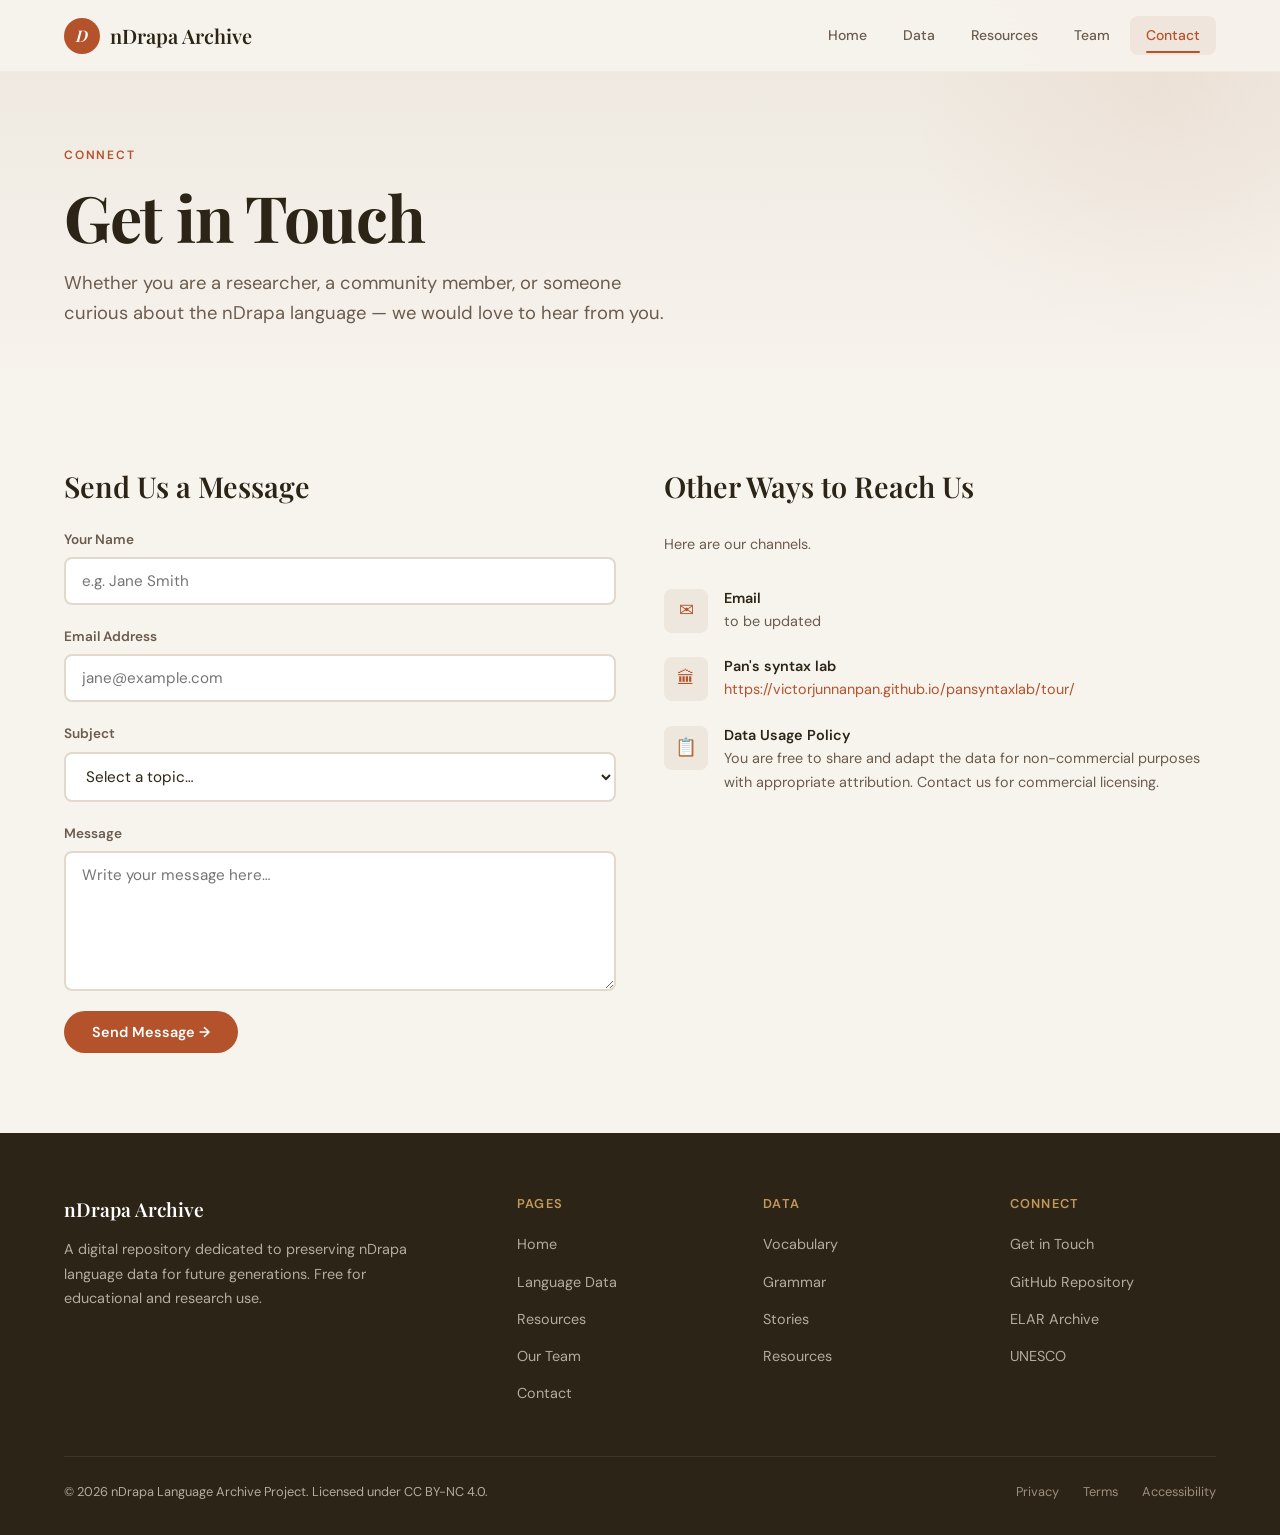
<file: contact.html>
<!DOCTYPE html>
<html lang="en">
<head>
  <meta charset="UTF-8" />
  <meta name="viewport" content="width=device-width, initial-scale=1.0" />
  <title>Contact — nDrapa Archive</title>
  <meta name="description" content="Get in touch with the nDrapa Language Archive team for research inquiries, collaboration, or community engagement." />
  <link rel="stylesheet" href="css/style.css" />
  <link rel="icon" type="image/svg+xml" href="data:image/svg+xml,%3Csvg xmlns='http://www.w3.org/2000/svg' viewBox='0 0 36 36'%3E%3Ccircle cx='18' cy='18' r='18' fill='%23B4522C'/%3E%3Ctext x='18' y='24' text-anchor='middle' fill='white' font-size='18' font-family='serif' font-style='italic'%3ED%3C/text%3E%3C/svg%3E" />
</head>
<body>

  <!-- ========== NAVIGATION ========== -->
  <nav class="site-nav">
    <div class="nav-inner">
      <a href="index.html" class="nav-logo">
        <span class="nav-logo-icon">D</span>
        <span>nDrapa Archive</span>
      </a>
      <button class="nav-hamburger" aria-label="Toggle navigation menu">
        <span></span><span></span><span></span>
      </button>
      <ul class="nav-links">
        <li><a href="index.html">Home</a></li>
        <li><a href="data.html">Data</a></li>
        <li><a href="resources.html">Resources</a></li>
        <li><a href="team.html">Team</a></li>
        <li><a href="contact.html" class="active">Contact</a></li>
      </ul>
    </div>
  </nav>

  <!-- ========== PAGE HEADER ========== -->
  <header class="page-header">
    <div class="container">
      <span class="section-label">Connect</span>
      <h1>Get in Touch</h1>
      <p>Whether you are a researcher, a community member, or someone curious about the nDrapa language — we would love to hear from you.</p>
    </div>
  </header>

  <!-- ========== CONTACT SECTION ========== -->
  <section class="section">
    <div class="container">
      <div class="contact-grid">
        <!-- Contact Form -->
        <div class="fade-in">
          <h3 style="margin-bottom: 24px;">Send Us a Message</h3>
          <form class="contact-form">
            <div class="form-group">
              <label for="name">Your Name</label>
              <input type="text" id="name" name="name" placeholder="e.g. Jane Smith" required />
            </div>
            <div class="form-group">
              <label for="email">Email Address</label>
              <input type="email" id="email" name="email" placeholder="jane@example.com" required />
            </div>
            <div class="form-group">
              <label for="subject">Subject</label>
              <select id="subject" name="subject">
                <option value="">Select a topic…</option>
                <option value="research">Research Inquiry</option>
                <option value="data">Data Access / Contribution</option>
                <option value="community">Community Collaboration</option>
                <option value="education">Educational Use</option>
                <option value="media">Media / Press</option>
                <option value="other">Other</option>
              </select>
            </div>
            <div class="form-group">
              <label for="message">Message</label>
              <textarea id="message" name="message" placeholder="Write your message here…" required></textarea>
            </div>
            <button type="submit" class="btn btn-primary" style="align-self: flex-start;">
              Send Message →
            </button>
          </form>
        </div>

        <!-- Contact Info -->
        <div class="contact-info fade-in fade-in-delay-2">
          <h3 style="margin-bottom: 4px;">Other Ways to Reach Us</h3>
          <p style="color: var(--color-text-secondary); margin-bottom: 8px; font-size: 0.9rem;">
            Here are our channels.
          </p>

          <div class="contact-item">
            <div class="contact-item-icon">✉</div>
            <div>
              <h4>Email</h4>
              <p>to be updated</p>
            </div>
          </div>


          <div class="contact-item">
            <div class="contact-item-icon">🏛</div>
            <div>
              <h4>Pan's syntax lab</h4>
              <p><a href="#">https://victorjunnanpan.github.io/pansyntaxlab/tour/</a></p>
              <p style="font-size: 0.8rem; color: var(--color-text-muted);"></p>
            </div>
          </div>

          <div class="contact-item">
            <div class="contact-item-icon">📋</div>
            <div>
              <h4>Data Usage Policy</h4>
              <p style="font-size: 0.9rem;">
                You are free to share and adapt the data for non-commercial purposes
                with appropriate attribution. Contact us for commercial licensing.
              </p>
            </div>
          </div>
        </div>
      </div>
    </div>
  </section>

  <!-- ========== FOOTER ========== -->
  <footer class="site-footer">
    <div class="container">
      <div class="footer-grid">
        <div class="footer-brand">
          <div class="footer-logo">nDrapa Archive</div>
          <p>A digital repository dedicated to preserving nDrapa language data for future generations. Free for educational and research use.</p>
        </div>
        <div>
          <div class="footer-heading">Pages</div>
          <ul class="footer-links">
            <li><a href="index.html">Home</a></li>
            <li><a href="data.html">Language Data</a></li>
            <li><a href="resources.html">Resources</a></li>
            <li><a href="team.html">Our Team</a></li>
            <li><a href="contact.html">Contact</a></li>
          </ul>
        </div>
        <div>
          <div class="footer-heading">Data</div>
          <ul class="footer-links">
            <li><a href="data.html">Vocabulary</a></li>
            <li><a href="data.html">Grammar</a></li>
            <li><a href="data.html">Stories</a></li>
            <li><a href="resources.html">Resources</a></li>
          </ul>
        </div>
        <div>
          <div class="footer-heading">Connect</div>
          <ul class="footer-links">
            <li><a href="contact.html">Get in Touch</a></li>
            <li><a href="#">GitHub Repository</a></li>
            <li><a href="#">ELAR Archive</a></li>
            <li><a href="#">UNESCO</a></li>
          </ul>
        </div>
      </div>
      <div class="footer-bottom">
        <span>&copy; <span id="copyright-year">2026</span> nDrapa Language Archive Project. Licensed under CC BY-NC 4.0.</span>
        <div class="footer-bottom-links">
          <a href="#">Privacy</a>
          <a href="#">Terms</a>
          <a href="#">Accessibility</a>
        </div>
      </div>
    </div>
  </footer>

  <script src="js/main.js"></script>
</body>
</html>
</file>
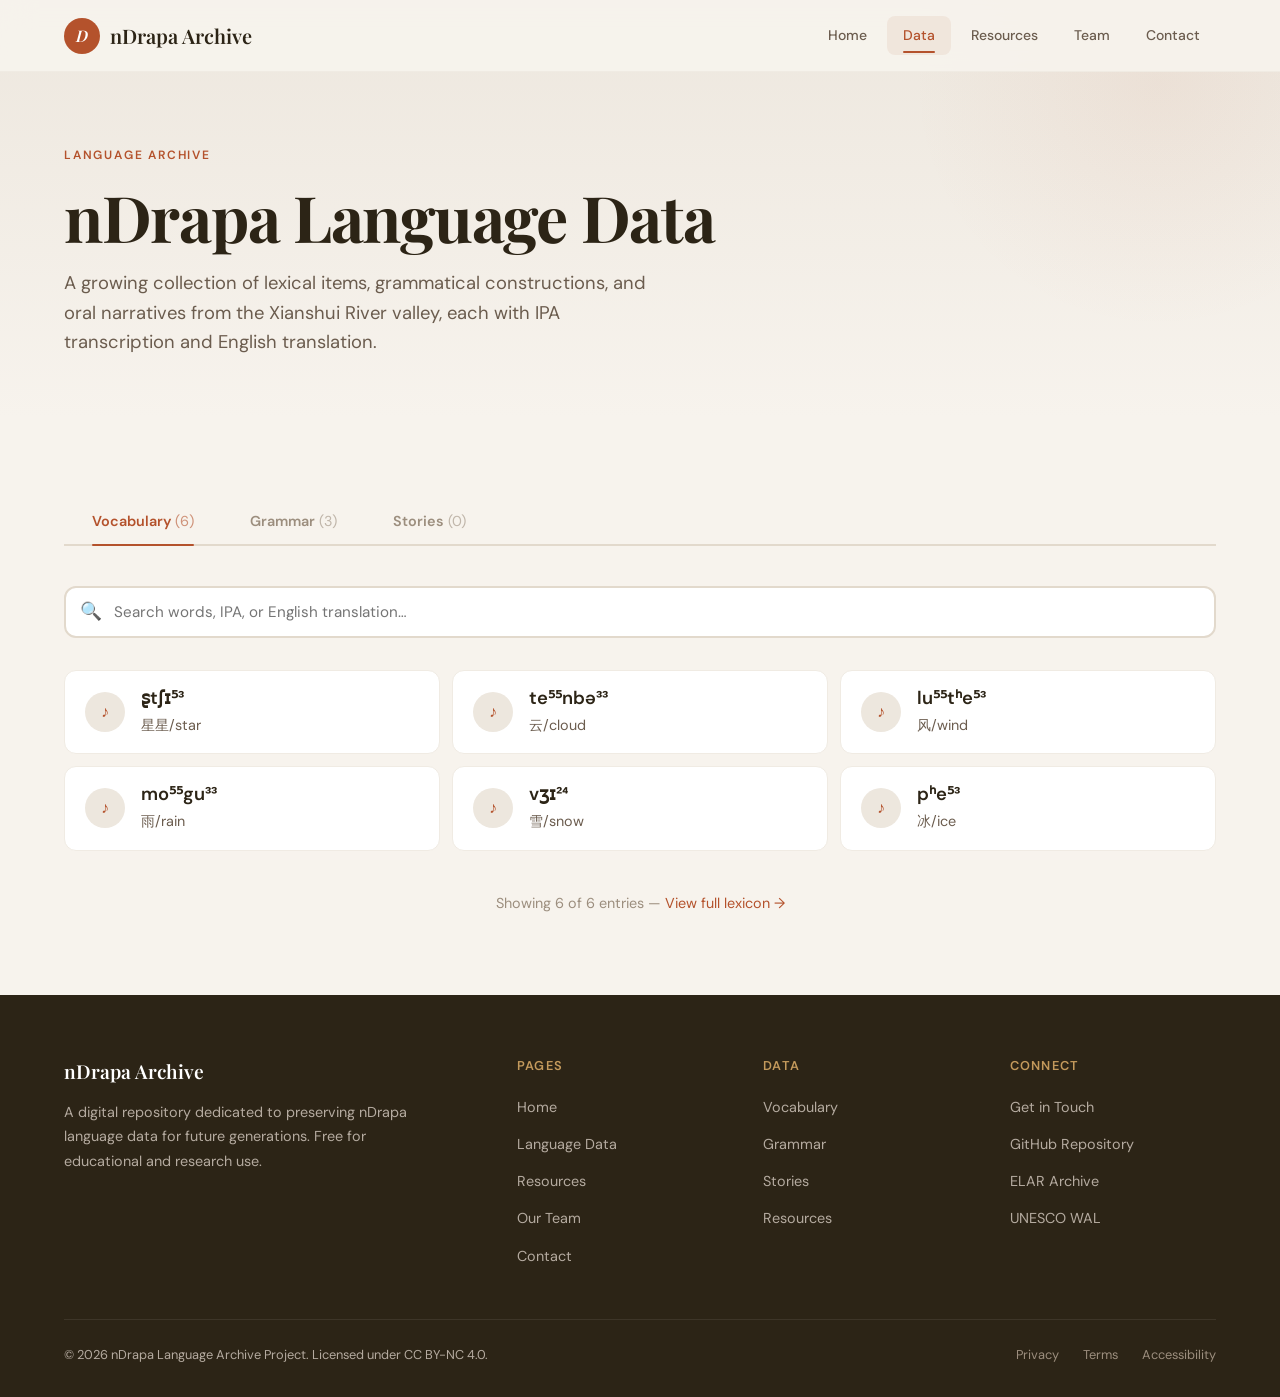
<file: data.html>
<!DOCTYPE html>
<html lang="en">
<head>
  <meta charset="UTF-8" />
  <meta name="viewport" content="width=device-width, initial-scale=1.0" />
  <title>Language Data — nDrapa Archive</title>
  <meta name="description" content="Browse the nDrapa language data archive: vocabulary with audio recordings, grammar sentences with Leipzig glossing, and traditional stories." />
  <link rel="stylesheet" href="css/style.css" />
  <link rel="icon" type="image/svg+xml" href="data:image/svg+xml,%3Csvg xmlns='http://www.w3.org/2000/svg' viewBox='0 0 36 36'%3E%3Ccircle cx='18' cy='18' r='18' fill='%23B4522C'/%3E%3Ctext x='18' y='24' text-anchor='middle' fill='white' font-size='18' font-family='serif' font-style='italic'%3ED%3C/text%3E%3C/svg%3E" />
</head>
<body>

  <!-- ========== NAVIGATION ========== -->
  <nav class="site-nav">
    <div class="nav-inner">
      <a href="index.html" class="nav-logo">
        <span class="nav-logo-icon">D</span>
        <span>nDrapa Archive</span>
      </a>
      <button class="nav-hamburger" aria-label="Toggle navigation menu">
        <span></span><span></span><span></span>
      </button>
      <ul class="nav-links">
        <li><a href="index.html">Home</a></li>
        <li><a href="data.html" class="active">Data</a></li>
        <li><a href="resources.html">Resources</a></li>
        <li><a href="team.html">Team</a></li>
        <li><a href="contact.html">Contact</a></li>
      </ul>
    </div>
  </nav>

  <!-- ========== PAGE HEADER ========== -->
  <header class="page-header">
    <div class="container">
      <span class="section-label">Language Archive</span>
      <h1>nDrapa Language Data</h1>
      <p>A growing collection of lexical items, grammatical constructions, and oral narratives from the Xianshui River valley, each with IPA transcription and English translation.</p>
    </div>
  </header>

  <!-- ========== DATA SECTION ========== -->
  <section class="section">
    <div class="container">

      <!-- Tab Navigation -->
      <nav class="tab-nav" role="tablist">
        <button class="tab-btn active" data-tab="vocabulary" role="tab" aria-selected="true">Vocabulary <span style="font-weight: 400; opacity: 0.6;">(6)</span></button>
        <button class="tab-btn" data-tab="grammar" role="tab" aria-selected="false">Grammar <span style="font-weight: 400; opacity: 0.6;">(3)</span></button>
        <button class="tab-btn" data-tab="stories" role="tab" aria-selected="false">Stories <span style="font-weight: 400; opacity: 0.6;">(0)</span></button>
      </nav>

      <!-- ============ VOCABULARY ============ -->
      <div class="tab-content active" id="vocabulary" role="tabpanel">
        <div class="search-bar">
          <span class="search-icon" aria-hidden="true">🔍</span>
          <input type="text" placeholder="Search words, IPA, or English translation…" aria-label="Search vocabulary" />
        </div>

        <div class="vocab-grid">
          <!-- Word 1 -->
          <div class="vocab-card fade-in visible">
            <button class="vocab-audio-btn" aria-label="Play audio">♪</button>
            <div class="vocab-info">
              <div class="vocab-info-top">
                <span class="vocab-word">ʂtʃɪ⁵³ </span>
              </div>
              <div class="vocab-translation"> 星星/star</div>
            </div>
          </div>

          <!-- Word 2 -->
          <div class="vocab-card fade-in visible">
            <button class="vocab-audio-btn" aria-label="Play audio">♪</button>
            <div class="vocab-info">
              <div class="vocab-info-top">
                <span class="vocab-word">te⁵⁵nbə³³</span>
              </div>
              <div class="vocab-translation">云/cloud</div>
            </div>
          </div>

          <!-- Word 3 -->
          <div class="vocab-card fade-in visible">
            <button class="vocab-audio-btn" aria-label="Play audio">♪</button>
            <div class="vocab-info">
              <div class="vocab-info-top">
                <span class="vocab-word">lu⁵⁵tʰe⁵³</span>
              </div>
              <div class="vocab-translation">风/wind</div>
            </div>
          </div>

          <!-- Word 4 -->
          <div class="vocab-card fade-in visible">
            <button class="vocab-audio-btn" aria-label="Play audio">♪</button>
            <div class="vocab-info">
              <div class="vocab-info-top">
                <span class="vocab-word">mo⁵⁵gu³³</span>
              </div>
              <div class="vocab-translation">雨/rain</div>
            </div>
          </div>

          <!-- Word 5 -->
          <div class="vocab-card fade-in visible">
            <button class="vocab-audio-btn" aria-label="Play audio">♪</button>
            <div class="vocab-info">
              <div class="vocab-info-top">
                <span class="vocab-word">vʒɪ²⁴</span>
              </div>
              <div class="vocab-translation">雪/snow</div>
            </div>
          </div>

          <!-- Word 6 -->
          <div class="vocab-card fade-in visible">
            <button class="vocab-audio-btn" aria-label="Play audio">♪</button>
            <div class="vocab-info">
              <div class="vocab-info-top">
                <span class="vocab-word">pʰe⁵³</span>
              </div>
              <div class="vocab-translation">冰/ice</div>
            </div>
          </div>
        </div>

        <div style="text-align: center; margin-top: 40px; color: var(--color-text-muted); font-size: 0.9rem;">
          Showing 6 of 6 entries — <a href="#">View full lexicon →</a>
        </div>
      </div>

      <!-- ============ GRAMMAR ============ -->
      <div class="tab-content" id="grammar" role="tabpanel">
        <p style="color: var(--color-text-secondary); margin-bottom: 32px; max-width: 600px;">
          Basic morpho-syntactic sentences with IPA transcription, Leipzig glossing, and English translation. nDrapa is a verb-final language with directional prefixes and an egophoricity system.
        </p>

        <!-- Sentence 1 -->
        <div class="sentence-card fade-in visible">
          <button class="sentence-audio-btn">♪ Play audio</button>
          <div class="sentence-line">nu⁵⁵ tʊ³³ʐə⁵³ pʰu⁵⁵=ji⁵⁵=mbə³³ʐə³³ tʂo⁵⁵=me³³?</div>
          <div class="sentence-gloss" style="color: var(--color-text-muted); font-size: 0.85rem;">
            2SG that <span class="gloss-abbr" title="inward directional">beg</span>-NMLZ-<span class="gloss-abbr" title="pattern A">DEF</span> see.PFV=QUES
          </div>
          <div class="sentence-translation">"Do you see that begger?"(你看见那个乞丐了吗？)</div>
        </div>


        <!-- Sentence 2 -->
        <div class="sentence-card fade-in visible">
          <button class="sentence-audio-btn">♪ Play audio</button>
          <div class="sentence-line">ŋa⁵⁵ ʐe³³ʐa⁵⁵ a⁵⁵-tue³³-gɪ³³.</div>
          <div class="sentence-gloss" style="color: var(--color-text-muted); font-size: 0.85rem;">
            1SG tea DIR-make-PFV.EGO 
          </div>
          <div class="sentence-translation">"I made the tea." (我掺了茶。)</div>
        </div>
  
        <!-- Sentence 3 -->
        <div class="sentence-card fade-in visible">
          <button class="sentence-audio-btn">♪ Play audio</button>
          <div class="sentence-line">pe⁵⁵ntsʰa⁵³ mui³³mui⁵⁵ mi³³mi⁵⁵ tɪ³³-ʐɛ³³.</div>
          <div class="sentence-gloss" style="color: var(--color-text-muted); font-size: 0.85rem;">
            pepper very tasty one:CL-GNO
          </div>
          <div class="sentence-translation">"Pepers are very tasty." (辣椒非常好吃。)</div>
        </div>
        <div style="text-align: center; margin-top: 40px; color: var(--color-text-muted); font-size: 0.9rem;">
          Showing 3 of 3 entries — <a href="#">View full grammar corpus →</a>
        </div>
      </div>

      


      <!-- ============ STORIES ============ -->
      <div class="tab-content" id="stories" role="tabpanel">
        <p style="color: var(--color-text-secondary); margin-bottom: 32px; max-width: 600px;">
          Long-form oral narratives with IPA transcription and English translation. These traditional tales were recorded from elder speakers in Daofu and Yajiang counties.
        </p>

        <!-- Story 1 -->
        <div class="story-card fade-in visible">
          <div class="story-header">
            <div>
              <div class="story-title">无所不能的国王“泽瑟” (The omnipotent king "tʂe³³sɛ⁵³")</div>
              <div class="story-meta">Recording: N/A · Speaker: N/A · Duration: N/A</div>
            </div>
            <span class="resource-tag">Folktale</span>
          </div>

          <div class="story-audio-row">
            <button class="play-btn" aria-label="Play story recording">►</button>
            <div class="story-audio-progress">
              <div class="story-audio-progress-bar"></div>
            </div>
            <span class="story-audio-time">0:00</span>
          </div>

          <!-- <div class="story-body">
            <div class="story-ipa">
              /tura=ne³ miwo=i³ sa³. tura³ a³-ɕe³ po³ tə-ji-a³.../
            </div>
            <div class="story-ipa" style="margin-top: 8px;">
              /tura=ne³ ta³ ɣə³¹-ɕi-a³ ma³... ŋoro¹ po³ tə-ji-a³ je³-to¹./
            </div>
            <div class="story-translation" style="margin-top: 16px;">
              "It is an old woman, they say. The old woman went to gather firewood in the forest... As she was gathering, a tiger appeared before her. She was terrified but remembered the words of the wise elder..."
            </div>
            <div style="margin-top: 16px;">
              <a href="#" style="font-size: 0.85rem; font-weight: 500;">Read full transcript →</a>
            </div>
          </div>
        </div> -->

        <div style="text-align: center; margin-top: 40px; color: var(--color-text-muted); font-size: 0.9rem;">
          Showing 1 of 1 stories — <a href="#">View full collection →</a>
        </div>
      </div>
    </div>
  </section>

  <!-- ========== FOOTER ========== -->
  <footer class="site-footer">
    <div class="container">
      <div class="footer-grid">
        <div class="footer-brand">
          <div class="footer-logo">nDrapa Archive</div>
          <p>A digital repository dedicated to preserving nDrapa language data for future generations. Free for educational and research use.</p>
        </div>
        <div>
          <div class="footer-heading">Pages</div>
          <ul class="footer-links">
            <li><a href="index.html">Home</a></li>
            <li><a href="data.html">Language Data</a></li>
            <li><a href="resources.html">Resources</a></li>
            <li><a href="team.html">Our Team</a></li>
            <li><a href="contact.html">Contact</a></li>
          </ul>
        </div>
        <div>
          <div class="footer-heading">Data</div>
          <ul class="footer-links">
            <li><a href="#">Vocabulary</a></li>
            <li><a href="#">Grammar</a></li>
            <li><a href="#">Stories</a></li>
            <li><a href="resources.html">Resources</a></li>
          </ul>
        </div>
        <div>
          <div class="footer-heading">Connect</div>
          <ul class="footer-links">
            <li><a href="contact.html">Get in Touch</a></li>
            <li><a href="#">GitHub Repository</a></li>
            <li><a href="#">ELAR Archive</a></li>
            <li><a href="#">UNESCO WAL</a></li>
          </ul>
        </div>
      </div>
      <div class="footer-bottom">
        <span>&copy; <span id="copyright-year">2026</span> nDrapa Language Archive Project. Licensed under CC BY-NC 4.0.</span>
        <div class="footer-bottom-links">
          <a href="#">Privacy</a>
          <a href="#">Terms</a>
          <a href="#">Accessibility</a>
        </div>
      </div>
    </div>
  </footer>

  <script src="js/main.js"></script>
</body>
</html>
</file>
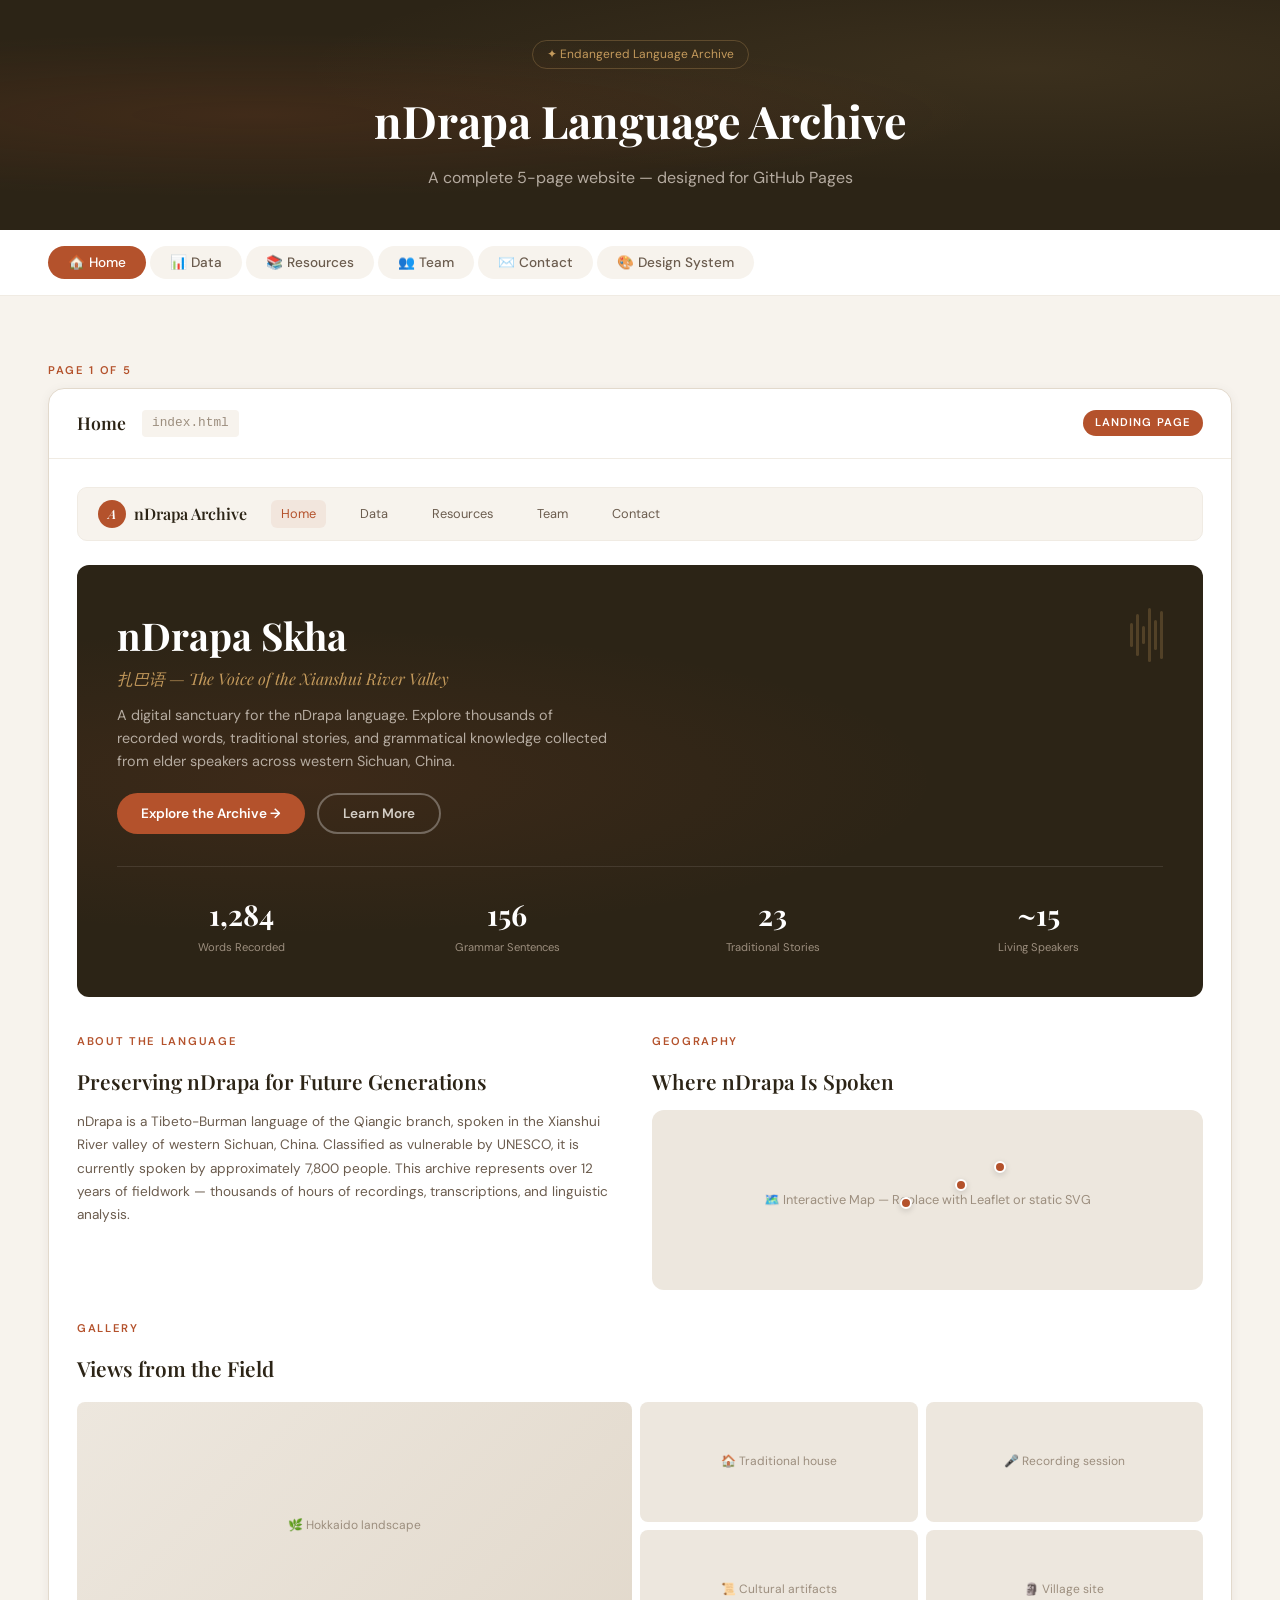
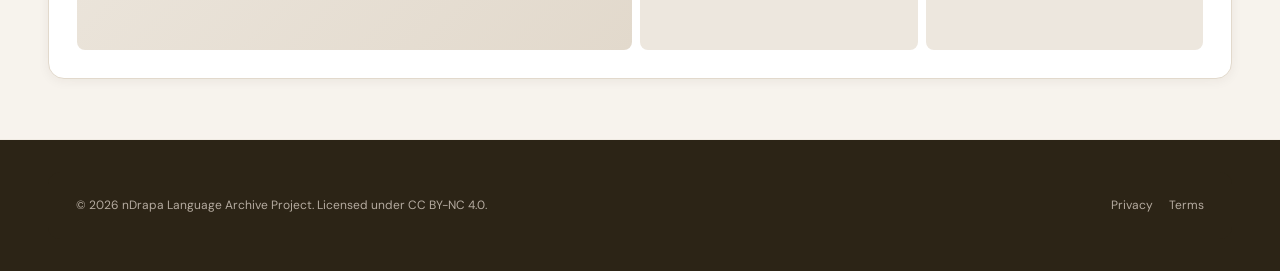
<file: preview.html>
<!DOCTYPE html>
<html lang="en">
<head>
<meta charset="UTF-8">
<meta name="viewport" content="width=device-width, initial-scale=1.0">
<title>nDrapa Archive — Site Preview</title>
<link href="https://fonts.googleapis.com/css2?family=Playfair+Display:ital,wght@0,400;0,500;0,600;0,700;1,400;1,500&family=DM+Sans:ital,opsz,wght@0,9..40,300;0,9..40,400;0,9..40,500;0,9..40,600;0,9..40,700;1,9..40,400&display=swap" rel="stylesheet">
<style>
:root {
  --color-bg: #F7F3ED;
  --color-bg-alt: #EDE7DE;
  --color-bg-card: #FFFFFF;
  --color-bg-dark: #2C2416;
  --color-text-primary: #2C2416;
  --color-text-secondary: #6B5C4E;
  --color-text-muted: #9C8E7E;
  --color-accent: #B4522C;
  --color-accent-dark: #8A3C1C;
  --color-accent-light: #E8C8B8;
  --color-gold: #C49A5C;
  --color-gold-light: #E8D5B8;
  --color-sage: #7A8D5A;
  --color-sage-light: #D3DFC4;
  --color-border: #E2D9CC;
  --color-border-light: #F0EBE3;
  --font-display: 'Playfair Display', Georgia, 'Times New Roman', serif;
  --font-body: 'DM Sans', -apple-system, BlinkMacSystemFont, sans-serif;
}

* { margin: 0; padding: 0; box-sizing: border-box; }

body {
  font-family: var(--font-body);
  background: var(--color-bg);
  color: var(--color-text-primary);
  line-height: 1.6;
}

/* HEADER */
.preview-header {
  background: var(--color-bg-dark);
  padding: 40px 48px;
  text-align: center;
  position: relative;
  overflow: hidden;
}
.preview-header::before {
  content: '';
  position: absolute;
  inset: 0;
  background: radial-gradient(ellipse at 20% 50%, rgba(180, 82, 44, 0.15) 0%, transparent 50%),
              radial-gradient(ellipse at 80% 30%, rgba(196, 154, 92, 0.1) 0%, transparent 50%);
}
.preview-header h1 {
  font-family: var(--font-display);
  font-size: 2.8rem;
  color: white;
  position: relative;
  z-index: 1;
}
.preview-header p {
  color: #B5ABA0;
  margin-top: 8px;
  font-size: 1rem;
  position: relative;
  z-index: 1;
}
.preview-header .badge {
  display: inline-block;
  padding: 4px 14px;
  border: 1px solid rgba(196,154,92,0.3);
  border-radius: 50px;
  font-size: 0.75rem;
  color: var(--color-gold);
  margin-bottom: 16px;
  position: relative;
  z-index: 1;
}

/* FILTER BAR */
.filter-bar {
  display: flex;
  gap: 4px;
  padding: 16px 48px;
  background: white;
  border-bottom: 1px solid var(--color-border-light);
  position: sticky;
  top: 0;
  z-index: 10;
  overflow-x: auto;
}
.filter-btn {
  padding: 8px 20px;
  font-family: var(--font-body);
  font-size: 0.85rem;
  font-weight: 500;
  border: none;
  border-radius: 50px;
  cursor: pointer;
  background: var(--color-bg);
  color: var(--color-text-secondary);
  transition: all 0.2s;
  white-space: nowrap;
}
.filter-btn.active {
  background: var(--color-accent);
  color: white;
}
.filter-btn:hover:not(.active) {
  background: var(--color-border-light);
}

/* SECTION LABEL */
.section-tag {
  display: inline-block;
  font-size: 0.7rem;
  font-weight: 600;
  letter-spacing: 0.15em;
  text-transform: uppercase;
  color: var(--color-accent);
  margin-bottom: 8px;
}

/* PREVIEW SECTION */
.preview-section {
  padding: 60px 48px;
  border-bottom: 1px solid var(--color-border-light);
}
.preview-section:last-child {
  border-bottom: none;
}
.preview-section h2 {
  font-family: var(--font-display);
  font-size: 1.6rem;
  font-weight: 600;
  margin-bottom: 24px;
}

/* PAGE CARD */
.page-card {
  background: var(--color-bg-card);
  border: 1px solid var(--color-border);
  border-radius: 16px;
  overflow: hidden;
  box-shadow: 0 2px 12px rgba(44,36,22,0.06);
  margin-bottom: 40px;
}
.page-card:last-child {
  margin-bottom: 0;
}

.page-card-header {
  padding: 20px 28px;
  display: flex;
  align-items: center;
  gap: 16px;
  border-bottom: 1px solid var(--color-border-light);
}
.page-card-header .file-name {
  font-family: var(--font-display);
  font-size: 1.1rem;
  font-weight: 600;
}
.page-card-header .file-path {
  font-size: 0.8rem;
  color: var(--color-text-muted);
  background: var(--color-bg);
  padding: 3px 10px;
  border-radius: 4px;
  font-family: monospace;
}
.page-tag {
  margin-left: auto;
  font-size: 0.7rem;
  font-weight: 600;
  text-transform: uppercase;
  letter-spacing: 0.1em;
  padding: 4px 12px;
  border-radius: 50px;
}
.page-tag.home { background: var(--color-accent); color: white; }
.page-tag.data { background: var(--color-sage); color: white; }
.page-tag.resources { background: var(--color-gold); color: white; }
.page-tag.team { background: #8B6B5B; color: white; }
.page-tag.contact { background: var(--color-accent-dark); color: white; }

/* PAGE CONTENT PREVIEW */
.page-content {
  padding: 28px;
}

/* NAV PREVIEW */
.nav-preview {
  display: flex;
  align-items: center;
  gap: 24px;
  padding: 12px 20px;
  background: rgba(247,243,237,0.95);
  border: 1px solid var(--color-border-light);
  border-radius: 10px;
  margin-bottom: 24px;
}
.nav-logo-preview {
  display: flex;
  align-items: center;
  gap: 8px;
  font-family: var(--font-display);
  font-weight: 600;
  font-size: 1rem;
}
.nav-logo-icon-preview {
  width: 28px;
  height: 28px;
  border-radius: 50%;
  background: var(--color-accent);
  display: flex;
  align-items: center;
  justify-content: center;
  color: white;
  font-size: 0.8rem;
  font-style: italic;
}
.nav-link-preview {
  font-size: 0.8rem;
  color: var(--color-text-secondary);
  padding: 4px 10px;
  border-radius: 6px;
}
.nav-link-preview.active {
  color: var(--color-accent);
  background: rgba(180,82,44,0.08);
}

/* TWO COLUMN */
.col-2 {
  display: grid;
  grid-template-columns: 1fr 1fr;
  gap: 24px;
}

/* HERO PREVIEW */
.hero-preview {
  background: var(--color-bg-dark);
  border-radius: 12px;
  padding: 40px;
  position: relative;
  overflow: hidden;
}
.hero-preview::before {
  content: '';
  position: absolute;
  inset: 0;
  background: radial-gradient(ellipse at 20% 50%, rgba(180,82,44,0.12) 0%, transparent 50%);
}
.hero-preview h1 {
  font-family: var(--font-display);
  font-size: 2.4rem;
  color: white;
  position: relative;
  z-index: 1;
}
.hero-preview .subtitle {
  font-family: var(--font-display);
  font-style: italic;
  color: var(--color-gold);
  position: relative;
  z-index: 1;
}
.hero-preview .desc {
  color: #B5ABA0;
  max-width: 500px;
  margin-top: 12px;
  font-size: 0.9rem;
  position: relative;
  z-index: 1;
}

/* STAT BARS */
.hero-stats-preview {
  display: grid;
  grid-template-columns: repeat(4, 1fr);
  gap: 16px;
  margin-top: 32px;
  padding-top: 24px;
  border-top: 1px solid rgba(255,255,255,0.1);
}
.stat-item {
  text-align: center;
}
.stat-number {
  font-family: var(--font-display);
  font-size: 1.8rem;
  font-weight: 700;
  color: white;
}
.stat-label {
  font-size: 0.7rem;
  color: #9C8E7E;
  margin-top: 2px;
}

/* AUDIO BARS */
.audio-viz-preview {
  display: flex;
  gap: 3px;
  align-items: center;
  height: 60px;
  position: absolute;
  right: 40px;
  top: 40px;
  opacity: 0.25;
}
.audio-viz-preview .bar {
  width: 3px;
  background: var(--color-gold);
  border-radius: 2px;
  animation: pulse 1.5s ease-in-out infinite;
}
.audio-viz-preview .bar:nth-child(1) { height: 40%; animation-delay: 0s; }
.audio-viz-preview .bar:nth-child(2) { height: 70%; animation-delay: 0.2s; }
.audio-viz-preview .bar:nth-child(3) { height: 30%; animation-delay: 0.4s; }
.audio-viz-preview .bar:nth-child(4) { height: 90%; animation-delay: 0.1s; }
.audio-viz-preview .bar:nth-child(5) { height: 50%; animation-delay: 0.3s; }
.audio-viz-preview .bar:nth-child(6) { height: 80%; animation-delay: 0.15s; }
@keyframes pulse {
  0%,100% { transform: scaleY(0.6); opacity: 0.5; }
  50% { transform: scaleY(1); opacity: 1; }
}

/* VOCAB CARDS */
.vocab-grid-demo {
  display: grid;
  grid-template-columns: 1fr 1fr;
  gap: 8px;
}
.vocab-card-demo {
  display: flex;
  align-items: center;
  gap: 12px;
  padding: 12px 16px;
  background: var(--color-bg-card);
  border: 1px solid var(--color-border-light);
  border-radius: 10px;
}
.vocab-play-btn {
  width: 36px;
  height: 36px;
  border-radius: 50%;
  border: none;
  background: var(--color-bg-alt);
  color: var(--color-accent);
  font-size: 0.9rem;
  flex-shrink: 0;
  display: flex;
  align-items: center;
  justify-content: center;
}
.vocab-word-demo {
  font-size: 1rem;
  font-weight: 600;
}
.vocab-ipa-demo {
  font-size: 0.75rem;
  color: var(--color-text-muted);
  font-family: 'Times New Roman', serif;
}
.vocab-trans-demo {
  font-size: 0.8rem;
  color: var(--color-text-secondary);
}

/* SENTENCE CARD */
.sentence-demo {
  padding: 20px;
  background: var(--color-bg-card);
  border: 1px solid var(--color-border-light);
  border-radius: 12px;
  margin-bottom: 12px;
}
.sentence-line {
  font-family: var(--font-display);
  font-style: italic;
  font-size: 1rem;
  margin-bottom: 2px;
}
.sentence-gloss {
  font-size: 0.8rem;
  color: var(--color-text-secondary);
}
.sentence-trans {
  font-size: 0.85rem;
  color: var(--color-text-secondary);
  padding-top: 6px;
  border-top: 1px solid var(--color-border-light);
  margin-top: 6px;
}
.sentence-audio-demo {
  display: inline-flex;
  align-items: center;
  gap: 6px;
  padding: 4px 14px;
  font-size: 0.75rem;
  color: var(--color-accent);
  background: rgba(180,82,44,0.08);
  border: none;
  border-radius: 50px;
  cursor: pointer;
  margin-bottom: 10px;
}

/* TEAM CARDS */
.team-grid-demo {
  display: grid;
  grid-template-columns: repeat(3, 1fr);
  gap: 16px;
}
.team-card-demo {
  text-align: center;
  padding: 24px 20px;
  background: var(--color-bg-card);
  border: 1px solid var(--color-border-light);
  border-radius: 12px;
}
.team-avatar-demo {
  width: 64px; height: 64px;
  border-radius: 50%;
  margin: 0 auto 12px;
  display: flex;
  align-items: center;
  justify-content: center;
  font-weight: 700;
  font-size: 1.2rem;
}
.team-name-demo {
  font-family: var(--font-display);
  font-weight: 600;
  font-size: 1rem;
}
.team-role-demo {
  font-size: 0.75rem;
  color: var(--color-accent);
  font-weight: 500;
}

/* RESOURCE CARDS */
.resource-grid-demo {
  display: grid;
  grid-template-columns: repeat(3, 1fr);
  gap: 16px;
}
.resource-card-demo {
  padding: 24px;
  background: var(--color-bg-card);
  border: 1px solid var(--color-border-light);
  border-radius: 12px;
}
.resource-icon-demo {
  width: 40px; height: 40px;
  border-radius: 8px;
  background: var(--color-bg-alt);
  display: flex;
  align-items: center;
  justify-content: center;
  font-size: 1.1rem;
  margin-bottom: 12px;
}
.resource-card-demo h3 {
  font-family: var(--font-display);
  font-size: 1rem;
  font-weight: 600;
  margin-bottom: 4px;
}
.resource-card-demo p {
  font-size: 0.8rem;
  color: var(--color-text-secondary);
}
.res-tag {
  display: inline-block;
  padding: 2px 10px;
  font-size: 0.65rem;
  font-weight: 500;
  border-radius: 50px;
  margin-top: 10px;
}

/* CONTACT FORM */
.form-demo {
  padding: 28px;
  background: var(--color-bg-card);
  border: 1px solid var(--color-border-light);
  border-radius: 12px;
}
.form-demo input, .form-demo textarea {
  width: 100%;
  padding: 10px 14px;
  font-family: var(--font-body);
  border: 2px solid var(--color-border);
  border-radius: 8px;
  outline: none;
  font-size: 0.85rem;
  margin-top: 4px;
}
.form-demo input:focus, .form-demo textarea:focus {
  border-color: var(--color-accent);
}
.form-demo label {
  font-size: 0.8rem;
  font-weight: 600;
  color: var(--color-text-secondary);
  display: block;
  margin-bottom: 12px;
}
.form-demo .btn-submit {
  background: var(--color-accent);
  color: white;
  border: none;
  padding: 10px 28px;
  border-radius: 50px;
  font-family: var(--font-body);
  font-weight: 600;
  font-size: 0.85rem;
  cursor: pointer;
}

/* FOOTER PREVIEW */
.footer-preview {
  background: var(--color-bg-dark);
  padding: 24px 28px;
  border-radius: 12px;
  display: flex;
  justify-content: space-between;
  align-items: center;
  color: #B5ABA0;
  font-size: 0.75rem;
}

/* GALLERY */
.gallery-demo {
  display: grid;
  grid-template-columns: 2fr 1fr 1fr;
  grid-template-rows: 120px 120px;
  gap: 8px;
}
.gallery-item-demo {
  background: var(--color-bg-alt);
  border-radius: 8px;
  display: flex;
  align-items: center;
  justify-content: center;
  font-size: 0.75rem;
  color: var(--color-text-muted);
}
.gallery-item-demo:first-child { grid-row: span 2; }

/* TABS */
.tab-demo {
  display: flex;
  border-bottom: 2px solid var(--color-border);
  margin-bottom: 20px;
}
.tab-item {
  padding: 10px 24px;
  font-size: 0.85rem;
  font-weight: 600;
  color: var(--color-text-muted);
  cursor: pointer;
  position: relative;
}
.tab-item.active {
  color: var(--color-accent);
}
.tab-item.active::after {
  content: '';
  position: absolute;
  bottom: -2px;
  left: 24px; right: 24px;
  height: 2px;
  background: var(--color-accent);
}

/* BUTTONS */
.demo-btn {
  display: inline-flex;
  align-items: center;
  gap: 8px;
  padding: 10px 24px;
  font-family: var(--font-body);
  font-size: 0.85rem;
  font-weight: 600;
  border: none;
  border-radius: 50px;
  cursor: pointer;
  transition: all 0.2s;
}
.demo-btn-primary {
  background: var(--color-accent);
  color: white;
}
.demo-btn-outline {
  background: transparent;
  color: var(--color-accent);
  border: 2px solid var(--color-accent);
}
.demo-btn-outline-w {
  background: transparent;
  color: #D4CEC6;
  border: 2px solid rgba(255,255,255,0.3);
}

/* MAP */
.map-preview {
  width: 100%;
  height: 180px;
  background: var(--color-bg-alt);
  border-radius: 12px;
  display: flex;
  align-items: center;
  justify-content: center;
  position: relative;
  color: var(--color-text-muted);
  font-size: 0.8rem;
}
.map-pin-demo {
  position: absolute;
  width: 12px; height: 12px;
  background: var(--color-accent);
  border: 2px solid white;
  border-radius: 50%;
  box-shadow: 0 2px 6px rgba(0,0,0,0.15);
}

/* DESIGN SYSTEM TABLE */
.ds-grid {
  display: grid;
  grid-template-columns: repeat(5, 1fr);
  gap: 8px;
}
.ds-swatch {
  padding: 20px 12px;
  border-radius: 8px;
  text-align: center;
  font-size: 0.7rem;
  font-weight: 500;
}
.ds-swatch span {
  display: block;
  margin-top: 4px;
  opacity: 0.7;
  font-weight: 400;
  font-size: 0.65rem;
}

/* RESPONSIVE */
@media (max-width: 900px) {
  .preview-section { padding: 40px 24px; }
  .preview-header { padding: 32px 24px; }
  .filter-bar { padding: 12px 24px; }
  .col-2 { grid-template-columns: 1fr; }
  .vocab-grid-demo { grid-template-columns: 1fr; }
  .team-grid-demo { grid-template-columns: 1fr 1fr; }
  .resource-grid-demo { grid-template-columns: 1fr; }
  .gallery-demo { grid-template-columns: 1fr 1fr; grid-template-rows: 100px 100px 100px; }
  .gallery-item-demo:first-child { grid-row: auto; }
  .hero-stats-preview { grid-template-columns: repeat(2, 1fr); }
  .ds-grid { grid-template-columns: repeat(3, 1fr); }
}
@media (max-width: 480px) {
  .team-grid-demo { grid-template-columns: 1fr; }
  .ds-grid { grid-template-columns: repeat(2, 1fr); }
}
</style>
</head>
<body>

<!-- HEADER -->
<div class="preview-header">
  <div class="badge">✦ Endangered Language Archive</div>
  <h1>nDrapa Language Archive</h1>
  <p>A complete 5-page website — designed for GitHub Pages</p>
</div>

<!-- FILTER -->
<div class="filter-bar" id="filterBar">
  <button class="filter-btn active" data-target="home">🏠 Home</button>
  <button class="filter-btn" data-target="data">📊 Data</button>
  <button class="filter-btn" data-target="resources">📚 Resources</button>
  <button class="filter-btn" data-target="team">👥 Team</button>
  <button class="filter-btn" data-target="contact">✉️ Contact</button>
  <button class="filter-btn" data-target="ds">🎨 Design System</button>
</div>

<!-- =============================== -->
<!-- HOME PAGE -->
<!-- =============================== -->
<div class="preview-section page-view" id="home">
  <span class="section-tag">Page 1 of 5</span>
  <div class="page-card">
    <div class="page-card-header">
      <span class="file-name">Home</span>
      <span class="file-path">index.html</span>
      <span class="page-tag home">Landing Page</span>
    </div>
    <div class="page-content">

      <!-- Nav preview -->
      <div class="nav-preview">
        <div class="nav-logo-preview">
          <span class="nav-logo-icon-preview">A</span>
          <span>nDrapa Archive</span>
        </div>
        <span class="nav-link-preview active">Home</span>
        <span class="nav-link-preview">Data</span>
        <span class="nav-link-preview">Resources</span>
        <span class="nav-link-preview">Team</span>
        <span class="nav-link-preview">Contact</span>
      </div>

      <!-- Hero preview -->
      <div class="hero-preview">
        <div class="audio-viz-preview">
          <div class="bar"></div><div class="bar"></div><div class="bar"></div>
          <div class="bar"></div><div class="bar"></div><div class="bar"></div>
        </div>
        <h1>nDrapa Skha</h1>
        <div class="subtitle">扎巴语 — The Voice of the Xianshui River Valley</div>
        <div class="desc">A digital sanctuary for the nDrapa language. Explore thousands of recorded words, traditional stories, and grammatical knowledge collected from elder speakers across western Sichuan, China.</div>
        <div style="margin-top: 20px; display: flex; gap: 12px; position: relative; z-index: 1;">
          <button class="demo-btn demo-btn-primary">Explore the Archive →</button>
          <button class="demo-btn demo-btn-outline-w">Learn More</button>
        </div>
        <div class="hero-stats-preview">
          <div class="stat-item"><div class="stat-number">1,284</div><div class="stat-label">Words Recorded</div></div>
          <div class="stat-item"><div class="stat-number">156</div><div class="stat-label">Grammar Sentences</div></div>
          <div class="stat-item"><div class="stat-number">23</div><div class="stat-label">Traditional Stories</div></div>
          <div class="stat-item"><div class="stat-number">~15</div><div class="stat-label">Living Speakers</div></div>
        </div>
      </div>

      <!-- About + Map -->
      <div class="col-2" style="margin-top: 24px;">
        <div>
          <div class="section-tag" style="margin-top: 12px;">About the Language</div>
          <h2 style="font-family: var(--font-display); font-size: 1.3rem; font-weight: 600; margin: 6px 0 12px;">Preserving nDrapa for Future Generations</h2>
          <p style="font-size: 0.85rem; color: var(--color-text-secondary); line-height: 1.7;">nDrapa is a Tibeto-Burman language of the Qiangic branch, spoken in the Xianshui River valley of western Sichuan, China. Classified as vulnerable by UNESCO, it is currently spoken by approximately 7,800 people. This archive represents over 12 years of fieldwork — thousands of hours of recordings, transcriptions, and linguistic analysis.</p>
        </div>
        <div>
          <div class="section-tag" style="margin-top: 12px;">Geography</div>
          <h2 style="font-family: var(--font-display); font-size: 1.3rem; font-weight: 600; margin: 6px 0 12px;">Where nDrapa Is Spoken</h2>
          <div class="map-preview">
            <span>🗺️ Interactive Map — Replace with Leaflet or static SVG</span>
            <div class="map-pin-demo" style="top: 38%; left: 55%;"></div>
            <div class="map-pin-demo" style="top: 48%; left: 45%;"></div>
            <div class="map-pin-demo" style="top: 28%; left: 62%;"></div>
          </div>
        </div>
      </div>

      <!-- Gallery preview -->
      <div style="margin-top: 24px;">
        <div class="section-tag">Gallery</div>
        <h2 style="font-family: var(--font-display); font-size: 1.3rem; font-weight: 600; margin: 6px 0 16px;">Views from the Field</h2>
        <div class="gallery-demo">
          <div class="gallery-item-demo" style="background: linear-gradient(135deg, #EDE7DE, #E2D9CC);">🌿 Hokkaido landscape</div>
          <div class="gallery-item-demo">🏠 Traditional house</div>
          <div class="gallery-item-demo">🎤 Recording session</div>
          <div class="gallery-item-demo">📜 Cultural artifacts</div>
          <div class="gallery-item-demo">🗿 Village site</div>
        </div>
      </div>

    </div>
  </div>
</div>

<!-- =============================== -->
<!-- DATA PAGE -->
<!-- =============================== -->
<div class="preview-section page-view" id="data" style="background: var(--color-bg-alt);">
  <span class="section-tag">Page 2 of 5</span>
  <div class="page-card">
    <div class="page-card-header">
      <span class="file-name">Data</span>
      <span class="file-path">data.html</span>
      <span class="page-tag data">Interactive</span>
    </div>
    <div class="page-content">

      <!-- Tabs -->
      <div class="tab-demo">
        <span class="tab-item active">Vocabulary (1,284)</span>
        <span class="tab-item">Grammar (156)</span>
        <span class="tab-item">Stories (23)</span>
      </div>

      <!-- Search bar -->
      <div style="position: relative; margin-bottom: 20px;">
        <span style="position: absolute; left: 14px; top: 50%; transform: translateY(-50%); opacity: 0.4;">🔍</span>
        <input type="text" placeholder="Search words, IPA, or English translation…" style="width: 100%; padding: 12px 16px 12px 44px; font-family: var(--font-body); border: 2px solid var(--color-border); border-radius: 10px; outline: none; font-size: 0.9rem; background: white;">
      </div>

      <!-- Vocabulary grid -->
      <div class="vocab-grid-demo">
        <div class="vocab-card-demo">
          <div class="vocab-play-btn">♪</div>
          <div><div class="vocab-word-demo">アエㇷ゚ <span class="vocab-ipa-demo">/aep/</span></div><div class="vocab-trans-demo">food, meal</div></div>
        </div>
        <div class="vocab-card-demo">
          <div class="vocab-play-btn">♪</div>
          <div><div class="vocab-word-demo">カㇺ <span class="vocab-ipa-demo">/kam/</span></div><div class="vocab-trans-demo">meat, game</div></div>
        </div>
        <div class="vocab-card-demo">
          <div class="vocab-play-btn">♪</div>
          <div><div class="vocab-word-demo">ペッ <span class="vocab-ipa-demo">/pet/</span></div><div class="vocab-trans-demo">river</div></div>
        </div>
        <div class="vocab-card-demo">
          <div class="vocab-play-btn">♪</div>
          <div><div class="vocab-word-demo">コタン <span class="vocab-ipa-demo">/kotan/</span></div><div class="vocab-trans-demo">village</div></div>
        </div>
        <div class="vocab-card-demo">
          <div class="vocab-play-btn">♪</div>
          <div><div class="vocab-word-demo">ユㇰ <span class="vocab-ipa-demo">/juk/</span></div><div class="vocab-trans-demo">deer</div></div>
        </div>
        <div class="vocab-card-demo">
          <div class="vocab-play-btn">♪</div>
          <div><div class="vocab-word-demo">カント <span class="vocab-ipa-demo">/kanto/</span></div><div class="vocab-trans-demo">sky, heaven</div></div>
        </div>
      </div>

      <div style="text-align: center; margin: 20px 0 28px; font-size: 0.8rem; color: var(--color-text-muted);">
        Showing 6 of 1,284 entries — <a href="#" style="color: var(--color-accent);">View full lexicon →</a>
      </div>

      <!-- Sentence preview -->
      <div style="margin-top: 8px;">
        <div class="sentence-demo">
          <div class="sentence-audio-demo">♪ Play audio</div>
          <div class="sentence-line">カパッチリ エヤン クル ネ</div>
          <div class="sentence-gloss">kapatciri e-yan kur ne</div>
          <div class="sentence-gloss" style="color: var(--color-text-muted); font-size: 0.75rem;">kingfisher 2SG.SBJ-be.heavy NMZ COP</div>
          <div class="sentence-trans">"You are a heavy kingfisher." (folk riddle)</div>
        </div>
        <div class="sentence-demo">
          <div class="sentence-audio-demo">♪ Play audio</div>
          <div class="sentence-line">クアカㇱ クチㇷ゚カ オルン クア シンリキ</div>
          <div class="sentence-gloss">ku-akas ku-cipka or-un ku-a sinrik-i</div>
          <div class="sentence-gloss" style="color: var(--color-text-muted); font-size: 0.75rem;">1SG.AGT-get.up 1SG.POS-boat LOC-ALL 1SG.AGT-TOP descend-PL</div>
          <div class="sentence-trans">"I got up and went down to my boat."</div>
        </div>
      </div>

    </div>
  </div>
</div>

<!-- =============================== -->
<!-- RESOURCES PAGE -->
<!-- =============================== -->
<div class="preview-section page-view" id="resources">
  <span class="section-tag">Page 3 of 5</span>
  <div class="page-card">
    <div class="page-card-header">
      <span class="file-name">Resources</span>
      <span class="file-path">resources.html</span>
      <span class="page-tag resources">Reference</span>
    </div>
    <div class="page-content">

      <div class="section-tag">Scholarship</div>
      <h2 style="font-family: var(--font-display); font-size: 1.3rem; font-weight: 600; margin: 6px 0 20px;">Academic References</h2>

      <div class="resource-grid-demo">
        <div class="resource-card-demo">
          <div class="resource-icon-demo">📘</div>
          <h3>An nDrapa Grammar</h3>
          <p>Comprehensive description of the Saru dialect covering phonology, morphology, and syntax.</p>
          <span class="res-tag" style="background: var(--color-sage-light); color: var(--color-sage);">Linguistics</span>
        </div>
        <div class="resource-card-demo">
          <div class="resource-icon-demo">📖</div>
          <h3>nDrapa–English Dictionary</h3>
          <p>Over 8,000 entries including dialectal variants, example sentences, and etymological notes.</p>
          <span class="res-tag" style="background: var(--color-gold-light); color: var(--color-gold);">Lexicography</span>
        </div>
        <div class="resource-card-demo">
          <div class="resource-icon-demo">🎶</div>
          <h3>Yukar: nDrapa Epic Poetry</h3>
          <p>Anthology of heroic epics with facing translation, musical notation, and cultural commentary.</p>
          <span class="res-tag" style="background: var(--color-accent-light); color: var(--color-accent);">Oral Literature</span>
        </div>
      </div>

      <div style="margin-top: 32px;">
        <div class="section-tag">Culture & Community</div>
        <h2 style="font-family: var(--font-display); font-size: 1.3rem; font-weight: 600; margin: 6px 0 20px;">Cultural Resources</h2>

        <div class="resource-grid-demo">
          <div class="resource-card-demo">
            <div class="resource-icon-demo">🎭</div>
            <h3>Traditional Dance & Performance</h3>
            <p>Video documentation of ceremonial dances and mukkur jaw harp performances.</p>
          </div>
          <div class="resource-card-demo">
            <div class="resource-icon-demo">🧵</div>
            <h3>nDrapa Textile Patterns</h3>
            <p>Visual archive of embroidery patterns with symbolic meanings and regional variation.</p>
          </div>
          <div class="resource-card-demo">
            <div class="resource-icon-demo">📚</div>
            <h3>Community Language Classes</h3>
            <p>Information about language classes and immersion programs in Hokkaido.</p>
          </div>
        </div>
      </div>

    </div>
  </div>
</div>

<!-- =============================== -->
<!-- TEAM PAGE -->
<!-- =============================== -->
<div class="preview-section page-view" id="team" style="background: var(--color-bg-alt);">
  <span class="section-tag">Page 4 of 5</span>
  <div class="page-card">
    <div class="page-card-header">
      <span class="file-name">Team</span>
      <span class="file-path">team.html</span>
      <span class="page-tag team">Profiles</span>
    </div>
    <div class="page-content">

      <div class="section-tag">Research Lead</div>
      <h2 style="font-family: var(--font-display); font-size: 1.3rem; font-weight: 600; margin: 6px 0 20px;">Principal Investigators</h2>

      <div class="team-grid-demo">
        <div class="team-card-demo">
          <div class="team-avatar-demo" style="background: var(--color-accent-light); color: var(--color-accent);">SK</div>
          <div class="team-name-demo">Sayaka Kimura</div>
          <div class="team-role-demo">Principal Linguist</div>
          <div style="font-size: 0.75rem; color: var(--color-text-secondary); margin-top: 8px; line-height: 1.5;">Associate Professor at Hokkaido University. 18 years of fieldwork in the Saru River region.</div>
        </div>
        <div class="team-card-demo">
          <div class="team-avatar-demo" style="background: var(--color-gold-light); color: var(--color-gold);">HN</div>
          <div class="team-name-demo">Hiroshi Nakagawa</div>
          <div class="team-role-demo">Senior Linguist (Emeritus)</div>
          <div style="font-size: 0.75rem; color: var(--color-text-secondary); margin-top: 8px; line-height: 1.5;">Professor Emeritus at Chiba University. Over 40 years dedicated to nDrapa research.</div>
        </div>
        <div class="team-card-demo">
          <div class="team-avatar-demo" style="background: var(--color-sage-light); color: var(--color-sage);">TM</div>
          <div class="team-name-demo">Takeshi Murakami</div>
          <div class="team-role-demo">Cultural Consultant</div>
          <div style="font-size: 0.75rem; color: var(--color-text-secondary); margin-top: 8px; line-height: 1.5;">nDrapa elder from Nibutani. Expert in oral literature and textile arts.</div>
        </div>
      </div>

      <div style="margin-top: 32px;">
        <div class="section-tag">Researchers</div>
        <h2 style="font-family: var(--font-display); font-size: 1.3rem; font-weight: 600; margin: 6px 0 20px;">Documentation Team</h2>

        <div class="team-grid-demo">
          <div class="team-card-demo">
            <div class="team-avatar-demo" style="background: #E8D5C4; color: #8A6B4E;">AI</div>
            <div class="team-name-demo">Aiko Ito</div>
            <div class="team-role-demo">Field Linguist</div>
          </div>
          <div class="team-card-demo">
            <div class="team-avatar-demo" style="background: #D3DFC4; color: #5A7A3A;">RS</div>
            <div class="team-name-demo">Ryo Sato</div>
            <div class="team-role-demo">Computational Linguist</div>
          </div>
          <div class="team-card-demo">
            <div class="team-avatar-demo" style="background: #E8C8B8; color: #8A3C1C;">EM</div>
            <div class="team-name-demo">Emily Morris</div>
            <div class="team-role-demo">Documentation Specialist</div>
          </div>
        </div>
      </div>

      <div style="margin-top: 28px; padding: 24px; background: var(--color-bg); border-radius: 12px; text-align: center;">
        <div class="section-tag">With Gratitude</div>
        <p style="font-size: 0.85rem; color: var(--color-text-secondary); max-width: 600px; margin: 12px auto 0; line-height: 1.7;">This archive would not exist without the knowledge, generosity, and patience of the nDrapa elders and community members who have shared their language with us.</p>
      </div>

    </div>
  </div>
</div>

<!-- =============================== -->
<!-- CONTACT PAGE -->
<!-- =============================== -->
<div class="preview-section page-view" id="contact">
  <span class="section-tag">Page 5 of 5</span>
  <div class="page-card">
    <div class="page-card-header">
      <span class="file-name">Contact</span>
      <span class="file-path">contact.html</span>
      <span class="page-tag contact">Form</span>
    </div>
    <div class="page-content">

      <div class="col-2">
        <div>
          <h2 style="font-family: var(--font-display); font-size: 1.3rem; font-weight: 600; margin-bottom: 20px;">Send Us a Message</h2>
          <div class="form-demo">
            <label>Your Name <input type="text" placeholder="e.g. Jane Smith"></label>
            <label>Email Address <input type="email" placeholder="jane@example.com"></label>
            <label style="margin-bottom: 16px;">Message
              <textarea rows="4" placeholder="Write your message here…" style="resize: vertical;"></textarea>
            </label>
            <button class="btn-submit">Send Message →</button>
          </div>
        </div>
        <div>
          <h2 style="font-family: var(--font-display); font-size: 1.3rem; font-weight: 600; margin-bottom: 20px;">Other Ways to Reach Us</h2>

          <div style="display: flex; gap: 14px; align-items: flex-start; margin-bottom: 20px;">
            <div style="width: 40px; height: 40px; border-radius: 8px; background: var(--color-bg-alt); display: flex; align-items: center; justify-content: center; flex-shrink: 0;">✉</div>
            <div><strong style="font-size: 0.85rem;">Email</strong><br><span style="font-size: 0.85rem; color: var(--color-text-secondary);">ndrapa.archive@edu.uestc.cn</span></div>
          </div>
          <div style="display: flex; gap: 14px; align-items: flex-start; margin-bottom: 20px;">
            <div style="width: 40px; height: 40px; border-radius: 8px; background: var(--color-bg-alt); display: flex; align-items: center; justify-content: center; flex-shrink: 0;">🏛</div>
            <div><strong style="font-size: 0.85rem;">Postal Address</strong><br><span style="font-size: 0.85rem; color: var(--color-text-secondary);">Dept. of Linguistics, Hokkaido University<br>Sapporo 060-0810, Japan</span></div>
          </div>
          <div style="display: flex; gap: 14px; align-items: flex-start; margin-bottom: 20px;">
            <div style="width: 40px; height: 40px; border-radius: 8px; background: var(--color-bg-alt); display: flex; align-items: center; justify-content: center; flex-shrink: 0;">🐙</div>
            <div><strong style="font-size: 0.85rem;">GitHub</strong><br><span style="font-size: 0.85rem; color: var(--color-text-secondary);">github.com/ndrapa-language-archive</span></div>
          </div>
          <div style="display: flex; gap: 14px; align-items: flex-start;">
            <div style="width: 40px; height: 40px; border-radius: 8px; background: var(--color-bg-alt); display: flex; align-items: center; justify-content: center; flex-shrink: 0;">📋</div>
            <div><strong style="font-size: 0.85rem;">Data Usage Policy</strong><br><span style="font-size: 0.85rem; color: var(--color-text-secondary);">Licensed under Creative Commons BY-NC 4.0</span></div>
          </div>
        </div>
      </div>

    </div>
  </div>
</div>

<!-- =============================== -->
<!-- DESIGN SYSTEM -->
<!-- =============================== -->
<div class="preview-section page-view" id="ds" style="background: var(--color-bg-alt);">
  <div class="page-card">
    <div class="page-card-header">
      <span class="file-name">Design System</span>
      <span class="file-path">css/style.css</span>
      <span class="page-tag home" style="background: var(--color-text-muted);">1,449 lines</span>
    </div>
    <div class="page-content">

      <div class="section-tag">Color palette</div>
      <h2 style="font-family: var(--font-display); font-size: 1.3rem; font-weight: 600; margin: 6px 0 20px;">Warm Earth Tones</h2>

      <div class="ds-grid">
        <div class="ds-swatch" style="background: #F7F3ED; color: #2C2416; border: 1px solid #E2D9CC;">bg #F7F3ED<span>Warm cream</span></div>
        <div class="ds-swatch" style="background: #EDE7DE; color: #2C2416;">bg-alt #EDE7DE</div>
        <div class="ds-swatch" style="background: #2C2416; color: white;">dark #2C2416</div>
        <div class="ds-swatch" style="background: #B4522C; color: white;">accent #B4522C</div>
        <div class="ds-swatch" style="background: #C49A5C; color: white;">gold #C49A5C</div>
      </div>
      <div class="ds-grid" style="margin-top: 8px;">
        <div class="ds-swatch" style="background: #8A3C1C; color: white;">dark #8A3C1C</div>
        <div class="ds-swatch" style="background: #E8C8B8; color: #2C2416;">light #E8C8B8</div>
        <div class="ds-swatch" style="background: #7A8D5A; color: white;">sage #7A8D5A</div>
        <div class="ds-swatch" style="background: #6B5C4E; color: white;">text #6B5C4E</div>
        <div class="ds-swatch" style="background: #9C8E7E; color: white;">muted #9C8E7E</div>
      </div>

      <div style="margin-top: 32px;">
        <div class="section-tag">Typography</div>
        <h2 style="font-family: var(--font-display); font-size: 1.3rem; font-weight: 600; margin: 6px 0 20px;">Playfair Display + DM Sans</h2>
        <div style="display: flex; gap: 40px; flex-wrap: wrap;">
          <div>
            <p style="font-family: 'Playfair Display', serif; font-size: 2rem; font-weight: 700;">Playfair Display</p>
            <p style="font-family: 'Playfair Display', serif; font-size: 1rem; font-style: italic;">Italic — for headings & emphasis</p>
          </div>
          <div>
            <p style="font-family: 'DM Sans', sans-serif; font-size: 1rem; font-weight: 700;">DM Sans Bold</p>
            <p style="font-family: 'DM Sans', sans-serif; font-size: 1rem; font-weight: 400;">DM Sans Regular — for body text</p>
            <p style="font-family: 'DM Sans', sans-serif; font-size: 1rem; font-weight: 500; color: var(--color-text-muted);">Medium — 500 weight for UI labels</p>
          </div>
        </div>
      </div>

      <div style="margin-top: 32px;">
        <div class="section-tag">Key interactive features</div>
        <h2 style="font-family: var(--font-display); font-size: 1.3rem; font-weight: 600; margin: 6px 0 20px;">What Makes It Work</h2>
        <div style="display: grid; grid-template-columns: 1fr 1fr; gap: 16px; font-size: 0.85rem; color: var(--color-text-secondary);">
          <div style="padding: 16px; background: var(--color-bg-card); border-radius: 8px; border: 1px solid var(--color-border-light);">
            <strong style="color: var(--color-text-primary);">♪ Audio Playback</strong><br>
            Click any word card's play button — pulsing animation + toast notification. Replace simulation with real .mp3 files.
          </div>
          <div style="padding: 16px; background: var(--color-bg-card); border-radius: 8px; border: 1px solid var(--color-border-light);">
            <strong style="color: var(--color-text-primary);">🔍 Live Search</strong><br>
            Type to filter vocabulary by nDrapa script, IPA transcription, or English translation in real time.
          </div>
          <div style="padding: 16px; background: var(--color-bg-card); border-radius: 8px; border: 1px solid var(--color-border-light);">
            <strong style="color: var(--color-text-primary);">📑 Tabbed Data Browser</strong><br>
            Switch between Vocabulary / Grammar / Stories — each tab loads instantly with animations.
          </div>
          <div style="padding: 16px; background: var(--color-bg-card); border-radius: 8px; border: 1px solid var(--color-border-light);">
            <strong style="color: var(--color-text-primary);">📱 Fully Responsive</strong><br>
            Adapts from desktop to tablet to phone. Hamburger menu on mobile. Fluid typography.
          </div>
        </div>
      </div>

    </div>
  </div>
</div>

<!-- FOOTER -->
<div style="padding: 32px 48px; background: var(--color-bg-dark);">
  <div class="footer-preview">
    <span>© 2026 nDrapa Language Archive Project. Licensed under CC BY-NC 4.0.</span>
    <div style="display: flex; gap: 16px;">
      <span style="cursor: default;">Privacy</span>
      <span style="cursor: default;">Terms</span>
    </div>
  </div>
</div>

<script>
// Tab filtering
const buttons = document.querySelectorAll('.filter-btn');
const pages = document.querySelectorAll('.page-view');

buttons.forEach(btn => {
  btn.addEventListener('click', () => {
    buttons.forEach(b => b.classList.remove('active'));
    btn.classList.add('active');

    const target = btn.dataset.target;
    pages.forEach(page => {
      if (page.id === target) {
        page.style.display = 'block';
      } else {
        page.style.display = 'none';
      }
    });
  });
});

// Show home by default, hide all others
pages.forEach(page => {
  if (page.id !== 'home') page.style.display = 'none';
});
</script>

</body>
</html>
</file>
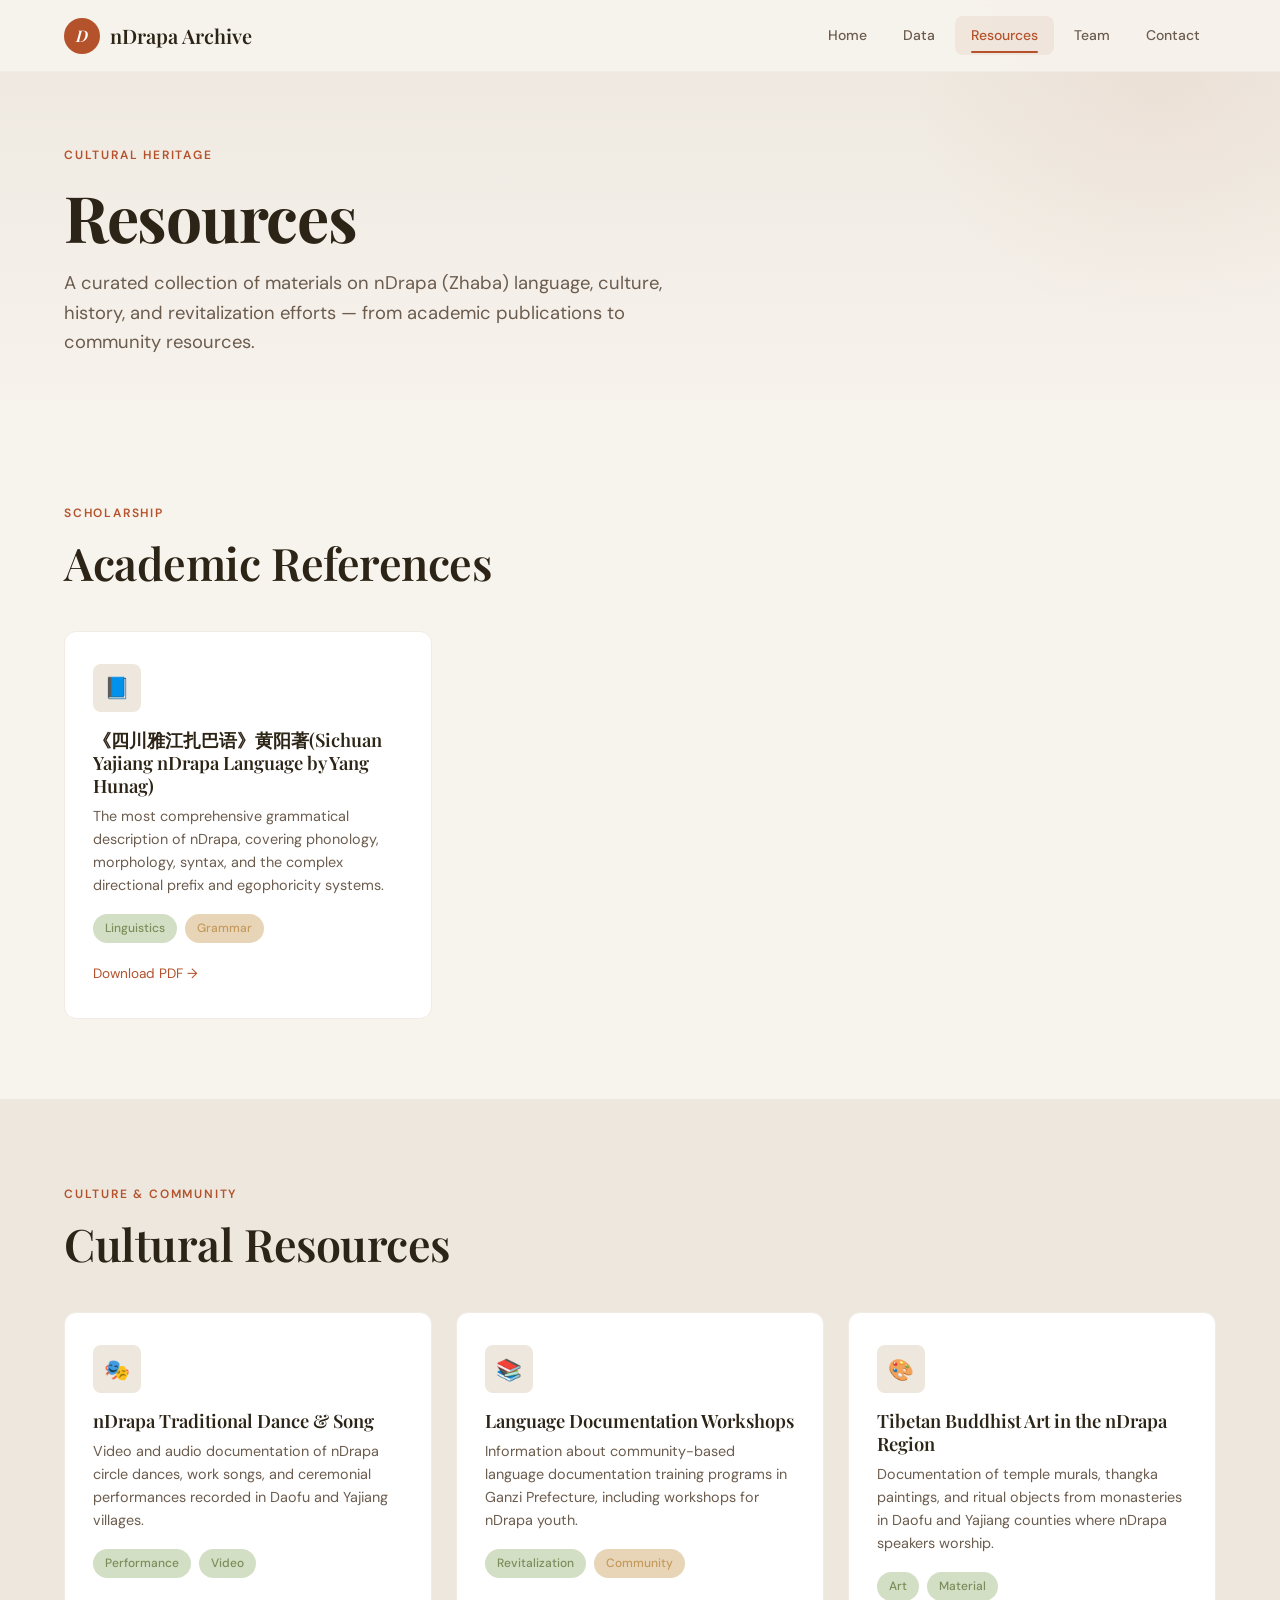
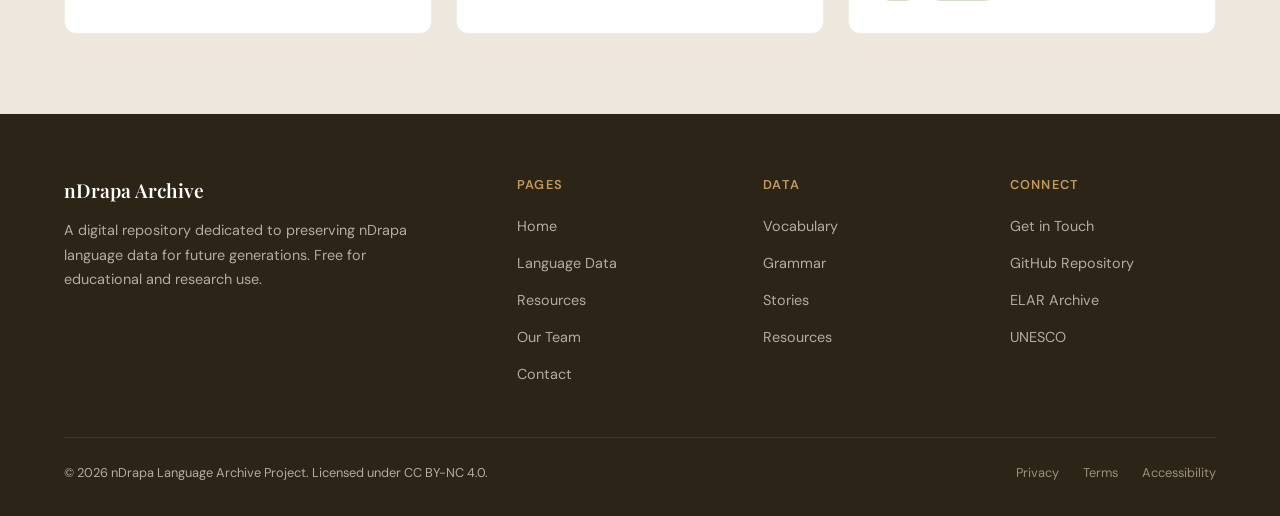
<file: resources.html>
<!DOCTYPE html>
<html lang="en">
<head>
  <meta charset="UTF-8" />
  <meta name="viewport" content="width=device-width, initial-scale=1.0" />
  <title>Resources — nDrapa Archive</title>
  <meta name="description" content="Curated resources on nDrapa (Zhaba) language, culture, academic references, and related links from Sichuan, China." />
  <link rel="stylesheet" href="css/style.css" />
  <link rel="icon" type="image/svg+xml" href="data:image/svg+xml,%3Csvg xmlns='http://www.w3.org/2000/svg' viewBox='0 0 36 36'%3E%3Ccircle cx='18' cy='18' r='18' fill='%23B4522C'/%3E%3Ctext x='18' y='24' text-anchor='middle' fill='white' font-size='18' font-family='serif' font-style='italic'%3ED%3C/text%3E%3C/svg%3E" />
</head>
<body>

  <!-- ========== NAVIGATION ========== -->
  <nav class="site-nav">
    <div class="nav-inner">
      <a href="index.html" class="nav-logo">
        <span class="nav-logo-icon">D</span>
        <span>nDrapa Archive</span>
      </a>
      <button class="nav-hamburger" aria-label="Toggle navigation menu">
        <span></span><span></span><span></span>
      </button>
      <ul class="nav-links">
        <li><a href="index.html">Home</a></li>
        <li><a href="data.html">Data</a></li>
        <li><a href="resources.html" class="active">Resources</a></li>
        <li><a href="team.html">Team</a></li>
        <li><a href="contact.html">Contact</a></li>
      </ul>
    </div>
  </nav>

  <!-- ========== PAGE HEADER ========== -->
  <header class="page-header">
    <div class="container">
      <span class="section-label">Cultural Heritage</span>
      <h1>Resources</h1>
      <p>A curated collection of materials on nDrapa (Zhaba) language, culture, history, and revitalization efforts — from academic publications to community resources.</p>
    </div>
  </header>

  <!-- ========== ACADEMIC SECTION ========== -->
  <section class="section">
    <div class="container">
      <div class="fade-in" style="margin-bottom: 40px;">
        <span class="section-label">Scholarship</span>
        <h2>Academic References</h2>
      </div>

      <div class="resources-grid">
        <div class="resource-card fade-in fade-in-delay-1">
          <div class="resource-icon">📘</div>
          <h3>《四川雅江扎巴语》黄阳著(Sichuan Yajiang nDrapa Language by Yang Hunag)</h3>
          <p>The most comprehensive grammatical description of nDrapa, covering phonology, morphology, syntax, and the complex directional prefix and egophoricity systems.</p>
          <div>
            <span class="resource-tag">Linguistics</span>
            <span class="resource-tag" style="margin-left: 4px; background: var(--color-gold-light); color: var(--color-gold);">Grammar</span>
          </div>
          <div style="margin-top: 16px;">
            <a href="#" style="font-size: 0.85rem;">Download PDF →</a>
          </div>
        </div>
        
      </div>
    </div>
  </section>

  <!-- ========== CULTURAL SECTION ========== -->
  <section class="section section-alt">
    <div class="container">
      <div class="fade-in" style="margin-bottom: 40px;">
        <span class="section-label">Culture & Community</span>
        <h2>Cultural Resources</h2>
      </div>

      <div class="resources-grid">
        <div class="resource-card fade-in fade-in-delay-1">
          <div class="resource-icon">🎭</div>
          <h3>nDrapa Traditional Dance & Song</h3>
          <p>Video and audio documentation of nDrapa circle dances, work songs, and ceremonial performances recorded in Daofu and Yajiang villages.</p>
          <div>
            <span class="resource-tag">Performance</span>
            <span class="resource-tag" style="margin-left: 4px; background: var(--color-sage-light); color: var(--color-sage);">Video</span>
          </div>
        </div>

        <div class="resource-card fade-in fade-in-delay-2">
          <div class="resource-icon">📚</div>
          <h3>Language Documentation Workshops</h3>
          <p>Information about community-based language documentation training programs in Ganzi Prefecture, including workshops for nDrapa youth.</p>
          <div>
            <span class="resource-tag">Revitalization</span>
            <span class="resource-tag" style="margin-left: 4px; background: var(--color-gold-light); color: var(--color-gold);">Community</span>
          </div>
        </div>

        <div class="resource-card fade-in fade-in-delay-2">
          <div class="resource-icon">🎨</div>
          <h3>Tibetan Buddhist Art in the nDrapa Region</h3>
          <p>Documentation of temple murals, thangka paintings, and ritual objects from monasteries in Daofu and Yajiang counties where nDrapa speakers worship.</p>
          <div>
            <span class="resource-tag">Art</span>
            <span class="resource-tag" style="margin-left: 4px; background: var(--color-sage-light); color: var(--color-sage);">Material</span>
          </div>
        </div>

      </div>
    </div>
  </section>

  <!-- ========== FOOTER ========== -->
  <footer class="site-footer">
    <div class="container">
      <div class="footer-grid">
        <div class="footer-brand">
          <div class="footer-logo">nDrapa Archive</div>
          <p>A digital repository dedicated to preserving nDrapa language data for future generations. Free for educational and research use.</p>
        </div>
        <div>
          <div class="footer-heading">Pages</div>
          <ul class="footer-links">
            <li><a href="index.html">Home</a></li>
            <li><a href="data.html">Language Data</a></li>
            <li><a href="resources.html">Resources</a></li>
            <li><a href="team.html">Our Team</a></li>
            <li><a href="contact.html">Contact</a></li>
          </ul>
        </div>
        <div>
          <div class="footer-heading">Data</div>
          <ul class="footer-links">
            <li><a href="data.html">Vocabulary</a></li>
            <li><a href="data.html">Grammar</a></li>
            <li><a href="data.html">Stories</a></li>
            <li><a href="resources.html">Resources</a></li>
          </ul>
        </div>
        <div>
          <div class="footer-heading">Connect</div>
          <ul class="footer-links">
            <li><a href="contact.html">Get in Touch</a></li>
            <li><a href="#">GitHub Repository</a></li>
            <li><a href="#">ELAR Archive</a></li>
            <li><a href="#">UNESCO</a></li>
          </ul>
        </div>
      </div>
      <div class="footer-bottom">
        <span>&copy; <span id="copyright-year">2026</span> nDrapa Language Archive Project. Licensed under CC BY-NC 4.0.</span>
        <div class="footer-bottom-links">
          <a href="#">Privacy</a>
          <a href="#">Terms</a>
          <a href="#">Accessibility</a>
        </div>
      </div>
    </div>
  </footer>

  <script src="js/main.js"></script>
</body>
</html>
</file>
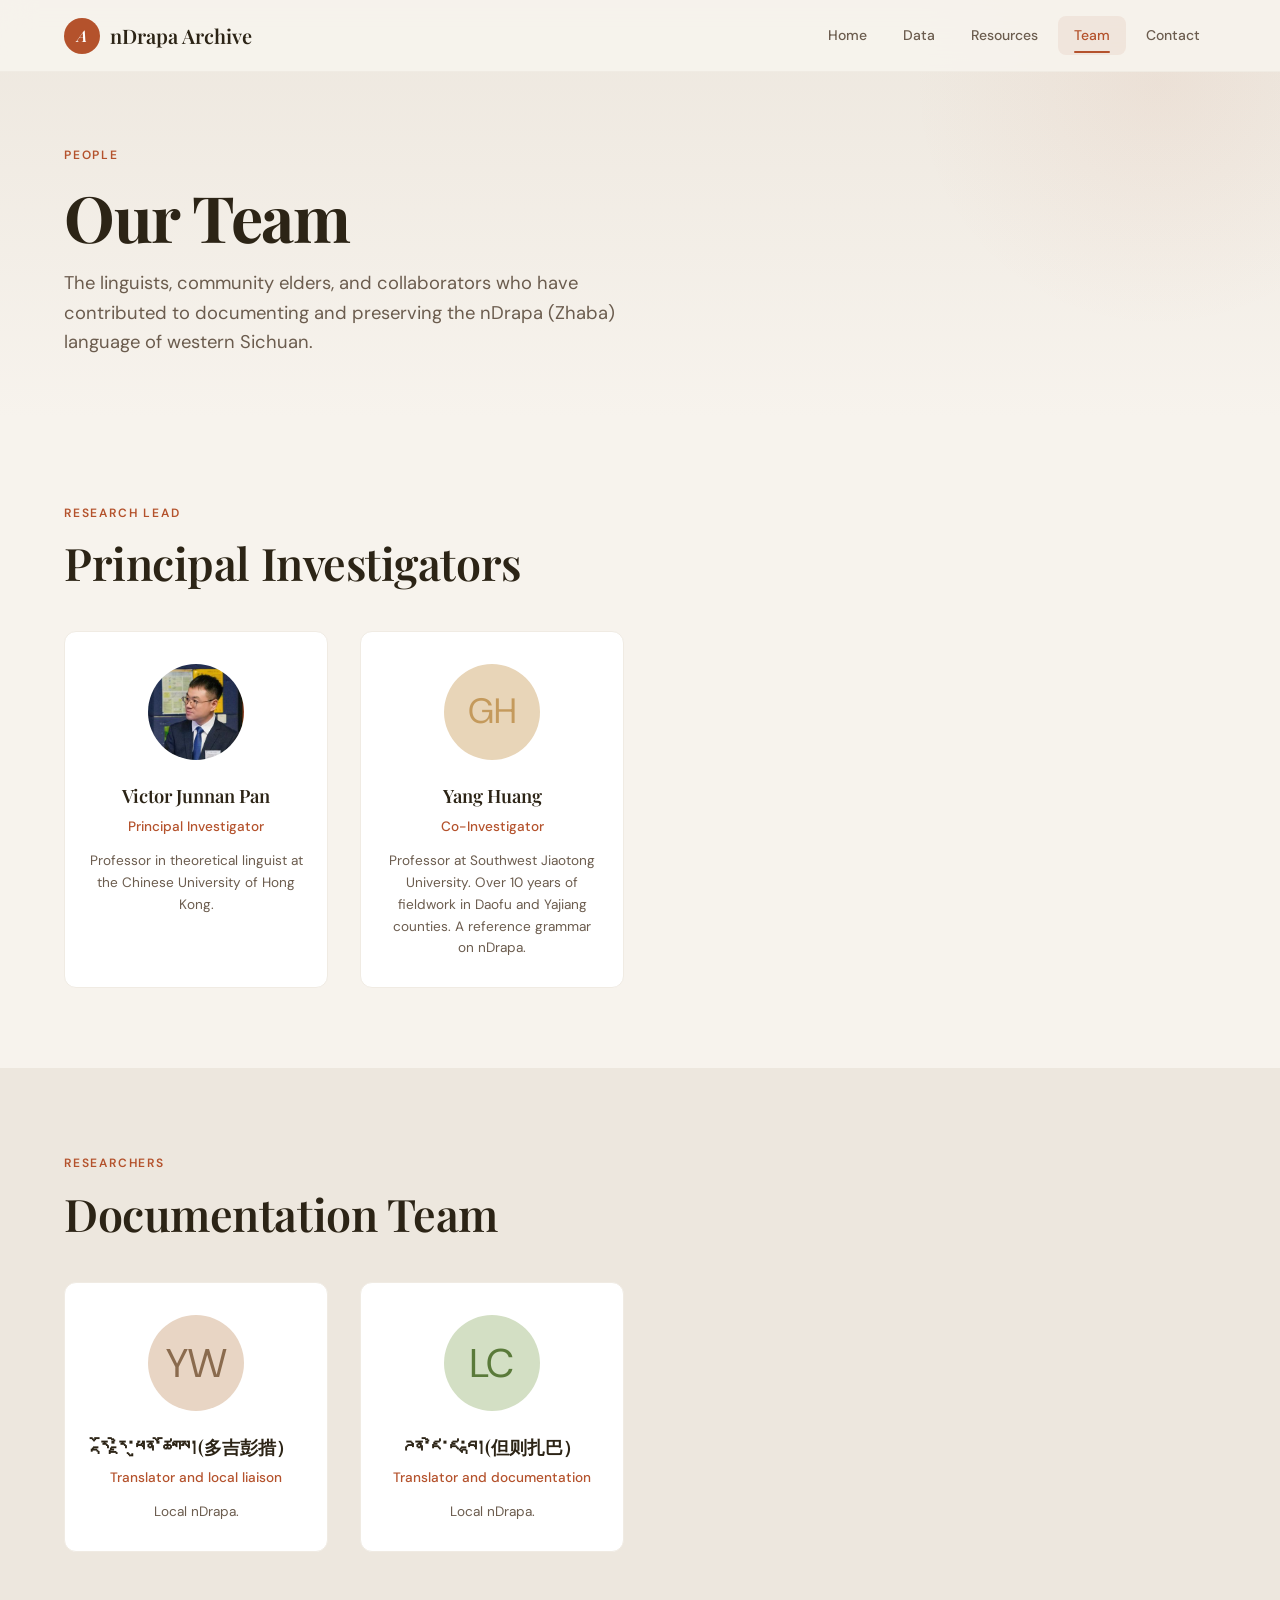
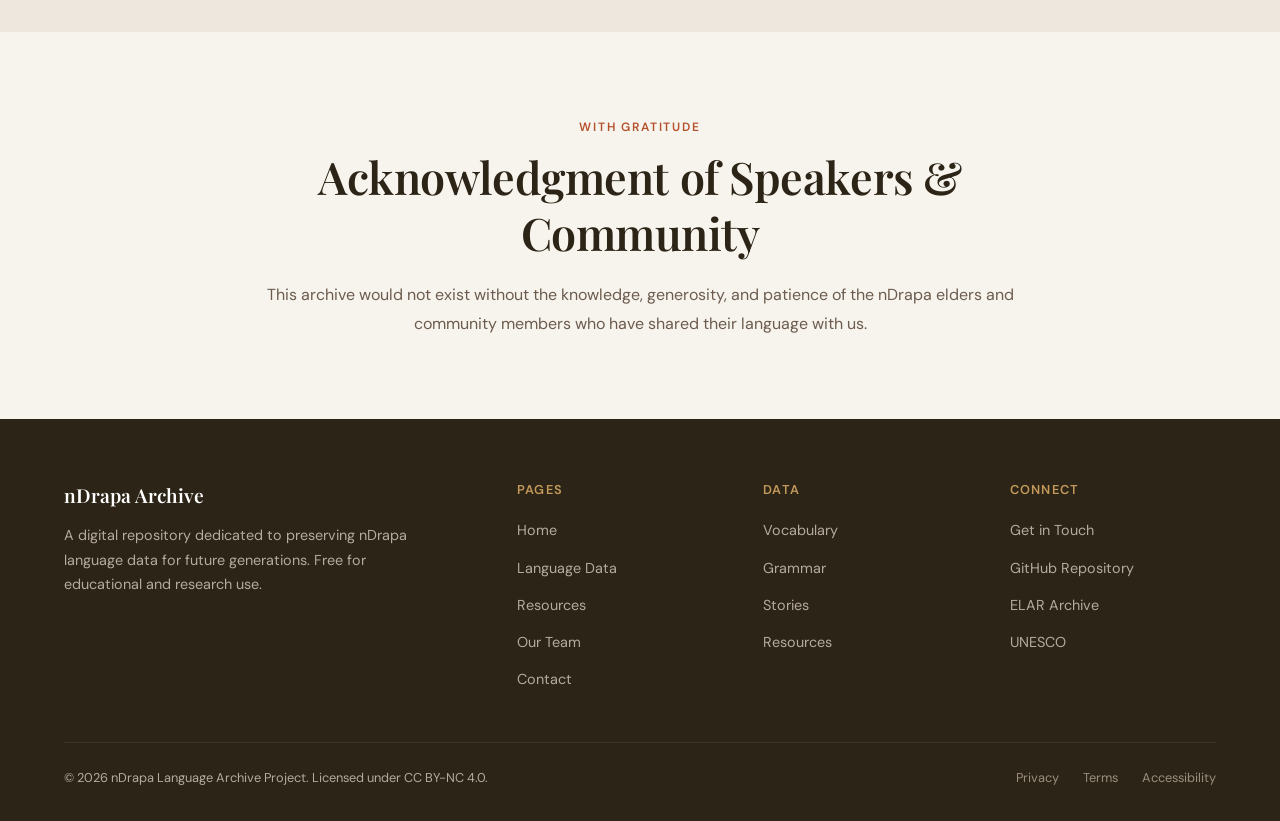
<file: team.html>
<!DOCTYPE html>
<html lang="en">
<head>
  <meta charset="UTF-8" />
  <meta name="viewport" content="width=device-width, initial-scale=1.0" />
  <title>Our Team — nDrapa Archive</title>
  <meta name="description" content="Meet the linguists, community elders, and researchers working to document and preserve the nDrapa (Zhaba) language." />
  <link rel="stylesheet" href="css/style.css" />
  <link rel="icon" type="image/svg+xml" href="data:image/svg+xml,%3Csvg xmlns='http://www.w3.org/2000/svg' viewBox='0 0 36 36'%3E%3Ccircle cx='18' cy='18' r='18' fill='%23B4522C'/%3E%3Ctext x='18' y='24' text-anchor='middle' fill='white' font-size='18' font-family='serif' font-style='italic'%3ED%3C/text%3E%3Csvg%3E" />
</head>
<body>

  <!-- ========== NAVIGATION ========== -->
  <nav class="site-nav">
    <div class="nav-inner">
      <a href="index.html" class="nav-logo">
        <span class="nav-logo-icon">A</span>
        <span>nDrapa Archive</span>
      </a>
      <button class="nav-hamburger" aria-label="Toggle navigation menu">
        <span></span><span></span><span></span>
      </button>
      <ul class="nav-links">
        <li><a href="index.html">Home</a></li>
        <li><a href="data.html">Data</a></li>
        <li><a href="resources.html">Resources</a></li>
        <li><a href="team.html" class="active">Team</a></li>
        <li><a href="contact.html">Contact</a></li>
      </ul>
    </div>
  </nav>

  <!-- ========== PAGE HEADER ========== -->
  <header class="page-header">
    <div class="container">
      <span class="section-label">People</span>
      <h1>Our Team</h1>
      <p>The linguists, community elders, and collaborators who have contributed to documenting and preserving the nDrapa (Zhaba) language of western Sichuan.</p>
    </div>
  </header>

  <!-- ========== PRINCIPAL INVESTIGATORS ========== -->
  <section class="section">
    <div class="container">
      <div class="fade-in" style="margin-bottom: 40px;">
        <span class="section-label">Research Lead</span>
        <h2>Principal Investigators</h2>
      </div>

      <div class="team-grid">
        <div class="team-card fade-in fade-in-delay-1">
          <img src="Images/Victor.jpeg" alt="SH" class="team-avatar">
          <div class="team-name">Victor Junnan Pan</div>
          <div class="team-role">Principal Investigator</div>
          <div class="team-bio">
            Professor in theoretical linguist at the Chinese University of Hong Kong. 
          </div>
        </div>

        <div class="team-card fade-in fade-in-delay-2">
          <div class="team-avatar" style="background: var(--color-gold-light); color: var(--color-gold); font-size: 2.2rem;">GH</div>
          <div class="team-name">Yang Huang</div>
          <div class="team-role">Co-Investigator </div>
          <div class="team-bio">
            Professor at Southwest Jiaotong University. Over 10 years of fieldwork in Daofu and Yajiang counties. A reference grammar on nDrapa.
          </div>
        </div>
        
      </div>
    </div>
  </section>

  <!-- ========== RESEARCH TEAM ========== -->
  <section class="section section-alt">
    <div class="container">
      <div class="fade-in" style="margin-bottom: 40px;">
        <span class="section-label">Researchers</span>
        <h2>Documentation Team</h2>
      </div>

      <div class="team-grid">
        <div class="team-card fade-in fade-in-delay-1">
          <div class="team-avatar" style="background: #E8D5C4; color: #8A6B4E;">YW</div>
          <div class="team-name">རྡོ་རྗེ་ཕུན་ཚོགས།(多吉彭措）</div>
          <div class="team-role">Translator and local liaison </div>
          <div class="team-bio">
            Local nDrapa.
          </div>
        </div>

        <div class="team-card fade-in fade-in-delay-1">
          <div class="team-avatar" style="background: #D3DFC4; color: #5A7A3A;">LC</div>
          <div class="team-name">ཌན་ཛེ་ཛ་བྷ།(但则扎巴）</div>
          <div class="team-role">Translator and documentation</div>
          <div class="team-bio">
            Local nDrapa.
          </div>
        </div>

        
      </div>
    </div>
  </section>

  <!-- ========== ACKNOWLEDGEMENTS ========== -->
  <section class="section">
    <div class="container container-narrow fade-in" style="text-align: center;">
      <span class="section-label">With Gratitude</span>
      <h2 style="margin-bottom: 20px;">Acknowledgment of Speakers &amp; Community</h2>
      <p style="color: var(--color-text-secondary); line-height: 1.8;">
        This archive would not exist without the knowledge, generosity, and patience of the nDrapa elders and community members
        who have shared their language with us.
      </p>
    </div>
  </section>

  <!-- ========== FOOTER ========== -->
  <footer class="site-footer">
    <div class="container">
      <div class="footer-grid">
        <div class="footer-brand">
          <div class="footer-logo">nDrapa Archive</div>
          <p>A digital repository dedicated to preserving nDrapa language data for future generations. Free for educational and research use.</p>
        </div>
        <div>
          <div class="footer-heading">Pages</div>
          <ul class="footer-links">
            <li><a href="index.html">Home</a></li>
            <li><a href="data.html">Language Data</a></li>
            <li><a href="resources.html">Resources</a></li>
            <li><a href="team.html">Our Team</a></li>
            <li><a href="contact.html">Contact</a></li>
          </ul>
        </div>
        <div>
          <div class="footer-heading">Data</div>
          <ul class="footer-links">
            <li><a href="data.html">Vocabulary</a></li>
            <li><a href="data.html">Grammar</a></li>
            <li><a href="data.html">Stories</a></li>
            <li><a href="resources.html">Resources</a></li>
          </ul>
        </div>
        <div>
          <div class="footer-heading">Connect</div>
          <ul class="footer-links">
            <li><a href="contact.html">Get in Touch</a></li>
            <li><a href="#">GitHub Repository</a></li>
            <li><a href="#">ELAR Archive</a></li>
            <li><a href="#">UNESCO</a></li>
          </ul>
        </div>
      </div>
      <div class="footer-bottom">
        <span>&copy; <span id="copyright-year">2026</span> nDrapa Language Archive Project. Licensed under CC BY-NC 4.0.</span>
        <div class="footer-bottom-links">
          <a href="#">Privacy</a>
          <a href="#">Terms</a>
          <a href="#">Accessibility</a>
        </div>
      </div>
    </div>
  </footer>

  <script src="js/main.js"></script>
</body>
</html>
</file>
<file: css/style.css>
/* =============================================
   ECHOES OF A LIVING LANGUAGE — Design System
   Endangered Language Archive
   ============================================= */

/* --- Fonts --- */
@import url('https://fonts.googleapis.com/css2?family=Playfair+Display:ital,wght@0,400;0,500;0,600;0,700;1,400;1,500&family=DM+Sans:ital,opsz,wght@0,9..40,300;0,9..40,400;0,9..40,500;0,9..40,600;0,9..40,700;1,9..40,400&family=Noto+Serif+SC:wght@400;600&display=swap');

/* --- CSS Custom Properties --- */
:root {
  --color-bg: #F7F3ED;
  --color-bg-alt: #EDE7DE;
  --color-bg-card: #FFFFFF;
  --color-bg-dark: #2C2416;
  --color-text-primary: #2C2416;
  --color-text-secondary: #6B5C4E;
  --color-text-muted: #9C8E7E;
  --color-accent: #B4522C;
  --color-accent-dark: #8A3C1C;
  --color-accent-light: #E8C8B8;
  --color-gold: #C49A5C;
  --color-gold-light: #E8D5B8;
  --color-sage: #7A8D5A;
  --color-sage-light: #D3DFC4;
  --color-border: #E2D9CC;
  --color-border-light: #F0EBE3;
  --color-overlay: rgba(44, 36, 22, 0.6);
  --color-shadow: rgba(44, 36, 22, 0.08);

  --font-display: 'Playfair Display', Georgia, 'Times New Roman', serif;
  --font-body: 'DM Sans', -apple-system, BlinkMacSystemFont, 'Segoe UI', sans-serif;

  --max-width: 1200px;
  --max-width-narrow: 880px;
  --nav-height: 72px;
  --border-radius: 12px;
  --border-radius-sm: 8px;
  --transition: 0.3s cubic-bezier(0.4, 0, 0.2, 1);
}

/* --- Reset & Base --- */
*, *::before, *::after {
  margin: 0;
  padding: 0;
  box-sizing: border-box;
}

html {
  scroll-behavior: smooth;
  font-size: 16px;
}

body {
  font-family: var(--font-body);
  color: var(--color-text-primary);
  background-color: var(--color-bg);
  line-height: 1.7;
  -webkit-font-smoothing: antialiased;
  -moz-osx-font-smoothing: grayscale;
}

img {
  max-width: 100%;
  height: auto;
  display: block;
}

a {
  color: var(--color-accent);
  text-decoration: none;
  transition: color var(--transition);
}
a:hover {
  color: var(--color-accent-dark);
}

::selection {
  background: var(--color-accent-light);
  color: var(--color-text-primary);
}

/* --- Typography --- */
h1, h2, h3, h4, h5 {
  font-family: var(--font-display);
  font-weight: 600;
  line-height: 1.25;
  color: var(--color-text-primary);
}

h1 {
  font-size: clamp(2.5rem, 6vw, 4rem);
  font-weight: 700;
  letter-spacing: -0.02em;
}

h2 {
  font-size: clamp(1.8rem, 4vw, 2.8rem);
  letter-spacing: -0.01em;
}

h3 {
  font-size: clamp(1.3rem, 2.5vw, 1.8rem);
}

.section-label {
  display: inline-block;
  font-family: var(--font-body);
  font-size: 0.75rem;
  font-weight: 600;
  letter-spacing: 0.15em;
  text-transform: uppercase;
  color: var(--color-accent);
  margin-bottom: 0.75rem;
}

/* --- Layout --- */
.container {
  width: 100%;
  max-width: var(--max-width);
  margin: 0 auto;
  padding: 0 24px;
}

.container-narrow {
  width: 100%;
  max-width: var(--max-width-narrow);
  margin: 0 auto;
  padding: 0 24px;
}

.section {
  padding: 80px 0;
}

.section-alt {
  background-color: var(--color-bg-alt);
}

.section-dark {
  background-color: var(--color-bg-dark);
  color: #D4CEC6;
}

/* === NAVIGATION === */
.site-nav {
  position: fixed;
  top: 0;
  left: 0;
  right: 0;
  height: var(--nav-height);
  background: rgba(247, 243, 237, 0.92);
  backdrop-filter: blur(16px);
  -webkit-backdrop-filter: blur(16px);
  border-bottom: 1px solid var(--color-border-light);
  z-index: 1000;
  transition: box-shadow var(--transition);
}

.site-nav.scrolled {
  box-shadow: 0 2px 24px var(--color-shadow);
}

.nav-inner {
  max-width: var(--max-width);
  margin: 0 auto;
  padding: 0 24px;
  height: 100%;
  display: flex;
  align-items: center;
  justify-content: space-between;
}

.nav-logo {
  display: flex;
  align-items: center;
  gap: 10px;
  font-family: var(--font-display);
  font-size: 1.25rem;
  font-weight: 600;
  color: var(--color-text-primary);
  text-decoration: none;
}

.nav-logo-icon {
  width: 36px;
  height: 36px;
  background: var(--color-accent);
  border-radius: 50%;
  display: flex;
  align-items: center;
  justify-content: center;
  color: white;
  font-size: 1rem;
  font-family: var(--font-display);
  font-style: italic;
}

.nav-links {
  display: flex;
  align-items: center;
  gap: 4px;
  list-style: none;
}

.nav-links a {
  display: block;
  padding: 8px 16px;
  font-size: 0.875rem;
  font-weight: 500;
  color: var(--color-text-secondary);
  border-radius: var(--border-radius-sm);
  transition: all var(--transition);
  text-decoration: none;
  position: relative;
}

.nav-links a:hover,
.nav-links a.active {
  color: var(--color-accent);
  background: rgba(180, 82, 44, 0.08);
}

.nav-links a.active::after {
  content: '';
  position: absolute;
  bottom: 2px;
  left: 16px;
  right: 16px;
  height: 2px;
  background: var(--color-accent);
  border-radius: 1px;
}

.nav-hamburger {
  display: none;
  flex-direction: column;
  gap: 5px;
  cursor: pointer;
  padding: 4px;
  background: none;
  border: none;
}

.nav-hamburger span {
  display: block;
  width: 24px;
  height: 2px;
  background: var(--color-text-primary);
  border-radius: 2px;
  transition: all var(--transition);
}

/* === BUTTONS === */
.btn {
  display: inline-flex;
  align-items: center;
  gap: 8px;
  padding: 12px 28px;
  font-family: var(--font-body);
  font-size: 0.9rem;
  font-weight: 600;
  border: none;
  border-radius: 50px;
  cursor: pointer;
  transition: all var(--transition);
  text-decoration: none;
}

.btn-primary {
  background: var(--color-accent);
  color: white;
}
.btn-primary:hover {
  background: var(--color-accent-dark);
  color: white;
  transform: translateY(-2px);
  box-shadow: 0 8px 24px rgba(180, 82, 44, 0.3);
}

.btn-outline {
  background: transparent;
  color: var(--color-accent);
  border: 2px solid var(--color-accent);
}
.btn-outline:hover {
  background: var(--color-accent);
  color: white;
  transform: translateY(-2px);
}

.btn-ghost {
  background: transparent;
  color: var(--color-text-secondary);
  padding: 8px 16px;
}
.btn-ghost:hover {
  background: rgba(44, 36, 22, 0.06);
  color: var(--color-text-primary);
}

/* === PAGE HEADER === */
.page-header {
  padding: 140px 0 60px;
  background: linear-gradient(180deg, var(--color-bg-alt) 0%, var(--color-bg) 100%);
  position: relative;
  overflow: hidden;
}

.page-header::before {
  content: '';
  position: absolute;
  top: -40%;
  right: -10%;
  width: 500px;
  height: 500px;
  background: radial-gradient(circle, rgba(180, 82, 44, 0.06) 0%, transparent 70%);
  border-radius: 50%;
  pointer-events: none;
}

.page-header h1 {
  margin-bottom: 12px;
}

.page-header p {
  font-size: 1.15rem;
  color: var(--color-text-secondary);
  max-width: 600px;
  line-height: 1.6;
}

/* === HOME PAGE === */

/* Hero */
.hero {
  position: relative;
  min-height: 100vh;
  display: flex;
  align-items: center;
  padding: 120px 0 80px;
  overflow: hidden;
  background: linear-gradient(135deg, #2C2416 0%, #3D322B 40%, #4A3B30 100%);
}

.hero-overlay {
  position: absolute;
  inset: 0;
  background:
    radial-gradient(ellipse at 20% 50%, rgba(180, 82, 44, 0.15) 0%, transparent 50%),
    radial-gradient(ellipse at 80% 30%, rgba(196, 154, 92, 0.1) 0%, transparent 50%),
    radial-gradient(ellipse at 50% 80%, rgba(122, 141, 90, 0.08) 0%, transparent 40%);
  pointer-events: none;
}

.hero-pattern {
  position: absolute;
  inset: 0;
  opacity: 0.04;
  background-image:
    repeating-linear-gradient(0deg, transparent, transparent 40px, rgba(255,255,255,0.1) 40px, rgba(255,255,255,0.1) 41px),
    repeating-linear-gradient(90deg, transparent, transparent 40px, rgba(255,255,255,0.1) 40px, rgba(255,255,255,0.1) 41px);
  pointer-events: none;
}

.hero-content {
  position: relative;
  z-index: 1;
}

.hero-badge {
  display: inline-flex;
  align-items: center;
  gap: 8px;
  padding: 6px 16px;
  background: rgba(196, 154, 92, 0.15);
  border: 1px solid rgba(196, 154, 92, 0.3);
  border-radius: 50px;
  font-size: 0.8rem;
  font-weight: 500;
  color: var(--color-gold);
  margin-bottom: 24px;
}

.hero-badge-dot {
  width: 6px;
  height: 6px;
  background: var(--color-gold);
  border-radius: 50%;
  animation: pulse-dot 2s ease-in-out infinite;
}

@keyframes pulse-dot {
  0%, 100% { opacity: 0.4; }
  50% { opacity: 1; }
}

.hero h1 {
  color: white;
  margin-bottom: 8px;
}

.hero-subtitle {
  font-family: var(--font-display);
  font-size: clamp(1.1rem, 2vw, 1.4rem);
  font-style: italic;
  color: var(--color-gold);
  margin-bottom: 24px;
}

.hero-description {
  font-size: 1.1rem;
  color: #B5ABA0;
  max-width: 600px;
  line-height: 1.7;
  margin-bottom: 40px;
}

.hero-actions {
  display: flex;
  flex-wrap: wrap;
  gap: 16px;
  align-items: center;
}

.hero-stats {
  display: grid;
  grid-template-columns: repeat(4, 1fr);
  gap: 24px;
  margin-top: 80px;
  padding-top: 48px;
  border-top: 1px solid rgba(255, 255, 255, 0.1);
}

.hero-stat {
  text-align: center;
}

.hero-stat-number {
  font-family: var(--font-display);
  font-size: clamp(2rem, 4vw, 3rem);
  font-weight: 700;
  color: white;
  line-height: 1.1;
}

.hero-stat-label {
  font-size: 0.85rem;
  color: #9C8E7E;
  margin-top: 4px;
}

/* Hero Audio visual */
.hero-audio-viz {
  position: absolute;
  right: 5%;
  top: 50%;
  transform: translateY(-50%);
  display: flex;
  gap: 4px;
  align-items: center;
  height: 200px;
  opacity: 0.3;
}

.hero-audio-bar {
  width: 4px;
  background: var(--color-gold);
  border-radius: 2px;
  animation: audio-bar 2s ease-in-out infinite;
}

.hero-audio-bar:nth-child(1) { height: 40%; animation-delay: 0s; }
.hero-audio-bar:nth-child(2) { height: 70%; animation-delay: 0.2s; }
.hero-audio-bar:nth-child(3) { height: 30%; animation-delay: 0.4s; }
.hero-audio-bar:nth-child(4) { height: 90%; animation-delay: 0.1s; }
.hero-audio-bar:nth-child(5) { height: 50%; animation-delay: 0.3s; }
.hero-audio-bar:nth-child(6) { height: 80%; animation-delay: 0.15s; }
.hero-audio-bar:nth-child(7) { height: 35%; animation-delay: 0.5s; }
.hero-audio-bar:nth-child(8) { height: 65%; animation-delay: 0.25s; }

@keyframes audio-bar {
  0%, 100% { transform: scaleY(0.6); opacity: 0.5; }
  50% { transform: scaleY(1); opacity: 1; }
}

/* About Section */
.about-grid {
  display: grid;
  grid-template-columns: 1fr 1fr;
  gap: 60px;
  align-items: center;
}

.about-text h2 {
  margin-bottom: 20px;
}

.about-text p {
  color: var(--color-text-secondary);
  margin-bottom: 16px;
  line-height: 1.8;
}

.about-image {
  position: relative;
}

.about-image-placeholder {
  width: 100%;
  aspect-ratio: 4/3;
  background: var(--color-bg-alt);
  border-radius: var(--border-radius);
  display: flex;
  flex-direction: column;
  align-items: center;
  justify-content: center;
  color: var(--color-text-muted);
  font-size: 0.9rem;
  overflow: hidden;
  position: relative;
}

.about-image-placeholder .placeholder-icon {
  font-size: 3rem;
  margin-bottom: 12px;
  opacity: 0.4;
}

.about-image-placeholder .placeholder-label {
  opacity: 0.5;
}

/* Map Section */
.map-container {
  width: 100%;
  height: 480px;
  background: var(--color-bg-alt);
  border-radius: var(--border-radius);
  overflow: hidden;
  position: relative;
}

.map-fallback {
  width: 100%;
  height: 100%;
  display: flex;
  flex-direction: column;
  align-items: center;
  justify-content: center;
  color: var(--color-text-muted);
  padding: 40px;
  text-align: center;
  position: relative;
  background:
    radial-gradient(ellipse at 30% 40%, rgba(180, 82, 44, 0.06) 0%, transparent 50%),
    radial-gradient(ellipse at 70% 60%, rgba(122, 141, 90, 0.06) 0%, transparent 50%);
}

.map-fallback svg {
  width: 80px;
  height: 80px;
  opacity: 0.2;
  margin-bottom: 16px;
  color: var(--color-text-primary);
}

.map-pin {
  position: absolute;
  width: 16px;
  height: 16px;
  background: var(--color-accent);
  border: 3px solid white;
  border-radius: 50%;
  box-shadow: 0 2px 8px rgba(0,0,0,0.15);
  animation: map-pin-pulse 2s ease-in-out infinite;
}

.map-pin::after {
  content: attr(data-label);
  position: absolute;
  top: 100%;
  left: 50%;
  transform: translateX(-50%);
  margin-top: 6px;
  white-space: nowrap;
  font-size: 0.75rem;
  font-weight: 600;
  color: var(--color-text-primary);
  background: white;
  padding: 2px 10px;
  border-radius: 4px;
  box-shadow: 0 2px 8px rgba(0,0,0,0.1);
}

@keyframes map-pin-pulse {
  0%, 100% { box-shadow: 0 2px 8px rgba(0,0,0,0.15); }
  50% { box-shadow: 0 2px 16px rgba(180, 82, 44, 0.5); }
}

/* Photo Gallery */
.gallery-grid {
  display: grid;
  grid-template-columns: repeat(3, 1fr);
  gap: 16px;
}

.gallery-item {
  aspect-ratio: 4/3;
  background: var(--color-bg-alt);
  border-radius: var(--border-radius-sm);
  overflow: hidden;
  position: relative;
  cursor: pointer;
  transition: transform var(--transition);
}

.gallery-item:hover {
  transform: scale(1.02);
}

.gallery-item:nth-child(2) {
  grid-column: span 2;
  aspect-ratio: 2/1;
}

.gallery-placeholder {
  width: 100%;
  height: 100%;
  display: flex;
  flex-direction: column;
  align-items: center;
  justify-content: center;
  color: var(--color-text-muted);
  font-size: 0.85rem;
  gap: 8px;
  background: linear-gradient(135deg, var(--color-bg-alt), var(--color-border-light));
}

.gallery-placeholder .icon {
  font-size: 2rem;
  opacity: 0.3;
}

.gallery-overlay {
  position: absolute;
  inset: 0;
  background: linear-gradient(0deg, rgba(44,36,22,0.6) 0%, transparent 50%);
  display: flex;
  align-items: flex-end;
  padding: 16px;
  opacity: 0;
  transition: opacity var(--transition);
}

.gallery-item:hover .gallery-overlay {
  opacity: 1;
}

.gallery-overlay span {
  color: white;
  font-size: 0.85rem;
  font-weight: 500;
}

/* === DATA PAGE === */

/* Tab Navigation */
.tab-nav {
  display: flex;
  gap: 0;
  border-bottom: 2px solid var(--color-border);
  margin-bottom: 40px;
}

.tab-btn {
  padding: 14px 28px;
  font-family: var(--font-body);
  font-size: 0.9rem;
  font-weight: 600;
  color: var(--color-text-muted);
  background: none;
  border: none;
  cursor: pointer;
  position: relative;
  transition: all var(--transition);
}

.tab-btn:hover {
  color: var(--color-text-secondary);
}

.tab-btn.active {
  color: var(--color-accent);
}

.tab-btn.active::after {
  content: '';
  position: absolute;
  bottom: -2px;
  left: 28px;
  right: 28px;
  height: 2px;
  background: var(--color-accent);
  border-radius: 1px;
}

.tab-content {
  display: none;
}

.tab-content.active {
  display: block;
  animation: fadeIn 0.4s ease;
}

/* Search Bar */
.search-bar {
  position: relative;
  margin-bottom: 32px;
}

.search-bar input {
  width: 100%;
  padding: 14px 20px 14px 48px;
  font-family: var(--font-body);
  font-size: 0.95rem;
  color: var(--color-text-primary);
  background: white;
  border: 2px solid var(--color-border);
  border-radius: var(--border-radius);
  outline: none;
  transition: border-color var(--transition);
}

.search-bar input:focus {
  border-color: var(--color-accent);
}

.search-bar .search-icon {
  position: absolute;
  left: 16px;
  top: 50%;
  transform: translateY(-50%);
  color: var(--color-text-muted);
  font-size: 1.1rem;
  pointer-events: none;
}

/* Vocabulary Cards */
.vocab-grid {
  display: grid;
  grid-template-columns: repeat(auto-fill, minmax(280px, 1fr));
  gap: 12px;
}

.vocab-card {
  display: flex;
  align-items: center;
  gap: 16px;
  padding: 16px 20px;
  background: var(--color-bg-card);
  border: 1px solid var(--color-border-light);
  border-radius: var(--border-radius);
  transition: all var(--transition);
  cursor: pointer;
}

.vocab-card:hover {
  border-color: var(--color-accent-light);
  box-shadow: 0 4px 16px var(--color-shadow);
  transform: translateY(-2px);
}

.vocab-audio-btn {
  width: 40px;
  height: 40px;
  flex-shrink: 0;
  border-radius: 50%;
  border: none;
  background: var(--color-bg-alt);
  color: var(--color-accent);
  font-size: 1rem;
  cursor: pointer;
  display: flex;
  align-items: center;
  justify-content: center;
  transition: all var(--transition);
}

.vocab-audio-btn:hover {
  background: var(--color-accent);
  color: white;
}

.vocab-audio-btn.playing {
  background: var(--color-accent);
  color: white;
  animation: audio-btn-glow 0.8s ease-in-out infinite;
}

@keyframes audio-btn-glow {
  0%, 100% { box-shadow: 0 0 0 0 rgba(180, 82, 44, 0.4); }
  50% { box-shadow: 0 0 0 8px rgba(180, 82, 44, 0); }
}

.vocab-word {
  font-size: 1.15rem;
  font-weight: 600;
  color: var(--color-text-primary);
  line-height: 1.3;
}

.vocab-ipa {
  font-size: 0.85rem;
  color: var(--color-text-muted);
  font-family: 'Times New Roman', serif;
}

.vocab-translation {
  font-size: 0.9rem;
  color: var(--color-text-secondary);
}

.vocab-info {
  flex: 1;
  min-width: 0;
}

.vocab-info-top {
  display: flex;
  align-items: baseline;
  gap: 12px;
  margin-bottom: 2px;
}

/* Grammar Sentence Cards */
.sentence-card {
  padding: 24px;
  background: var(--color-bg-card);
  border: 1px solid var(--color-border-light);
  border-radius: var(--border-radius);
  margin-bottom: 16px;
  transition: all var(--transition);
}

.sentence-card:hover {
  border-color: var(--color-border);
  box-shadow: 0 4px 16px var(--color-shadow);
}

.sentence-line {
  font-family: var(--font-display);
  font-size: 1.1rem;
  color: var(--color-text-primary);
  margin-bottom: 4px;
  font-style: italic;
}

.sentence-gloss {
  font-size: 0.9rem;
  color: var(--color-text-secondary);
  word-spacing: 0.15em;
  margin-bottom: 4px;
}

.sentence-gloss em {
  font-style: normal;
  color: var(--color-text-muted);
  font-size: 0.8rem;
}

.sentence-translation {
  font-size: 0.95rem;
  color: var(--color-text-secondary);
  padding-top: 8px;
  border-top: 1px solid var(--color-border-light);
}

.sentence-audio-btn {
  display: inline-flex;
  align-items: center;
  gap: 8px;
  padding: 6px 16px;
  margin-bottom: 12px;
  font-size: 0.8rem;
  font-weight: 500;
  color: var(--color-accent);
  background: rgba(180, 82, 44, 0.08);
  border: none;
  border-radius: 50px;
  cursor: pointer;
  transition: all var(--transition);
}

.sentence-audio-btn:hover {
  background: var(--color-accent);
  color: white;
}

/* Story Cards */
.story-card {
  background: var(--color-bg-card);
  border: 1px solid var(--color-border-light);
  border-radius: var(--border-radius);
  overflow: hidden;
  margin-bottom: 24px;
  transition: all var(--transition);
}

.story-card:hover {
  box-shadow: 0 4px 24px var(--color-shadow);
}

.story-header {
  padding: 24px 24px 16px;
  display: flex;
  align-items: flex-start;
  justify-content: space-between;
  gap: 16px;
}

.story-title {
  font-family: var(--font-display);
  font-size: 1.25rem;
  font-weight: 600;
}

.story-meta {
  font-size: 0.8rem;
  color: var(--color-text-muted);
}

.story-body {
  padding: 0 24px 24px;
}

.story-ipa {
  font-size: 0.95rem;
  color: var(--color-text-primary);
  line-height: 1.8;
  margin-bottom: 12px;
}

.story-translation {
  font-size: 0.9rem;
  color: var(--color-text-secondary);
  line-height: 1.7;
}

.story-audio-row {
  display: flex;
  gap: 8px;
  align-items: center;
  padding: 12px 24px;
  background: var(--color-bg-alt);
}

.story-audio-row .play-btn {
  width: 32px;
  height: 32px;
  border-radius: 50%;
  border: none;
  background: var(--color-accent);
  color: white;
  font-size: 0.75rem;
  cursor: pointer;
  display: flex;
  align-items: center;
  justify-content: center;
  transition: all var(--transition);
}

.story-audio-row .play-btn:hover {
  transform: scale(1.1);
}

.story-audio-progress {
  flex: 1;
  height: 4px;
  background: var(--color-border);
  border-radius: 2px;
  overflow: hidden;
}

.story-audio-progress-bar {
  height: 100%;
  background: var(--color-accent);
  border-radius: 2px;
  width: 0%;
  transition: width 0.1s linear;
}

.story-audio-time {
  font-size: 0.75rem;
  color: var(--color-text-muted);
  min-width: 36px;
  text-align: right;
}

/* === RESOURCES PAGE === */
.resources-grid {
  display: grid;
  grid-template-columns: repeat(auto-fill, minmax(300px, 1fr));
  gap: 24px;
}

.resource-card {
  background: var(--color-bg-card);
  border: 1px solid var(--color-border-light);
  border-radius: var(--border-radius);
  padding: 32px 28px;
  transition: all var(--transition);
}

.resource-card:hover {
  border-color: var(--color-border);
  box-shadow: 0 4px 20px var(--color-shadow);
  transform: translateY(-3px);
}

.resource-icon {
  width: 48px;
  height: 48px;
  border-radius: var(--border-radius-sm);
  background: var(--color-bg-alt);
  display: flex;
  align-items: center;
  justify-content: center;
  font-size: 1.3rem;
  margin-bottom: 16px;
  color: var(--color-accent);
}

.resource-card h3 {
  margin-bottom: 8px;
  font-size: 1.15rem;
}

.resource-card p {
  color: var(--color-text-secondary);
  font-size: 0.9rem;
  line-height: 1.6;
  margin-bottom: 16px;
}

.resource-tag {
  display: inline-block;
  padding: 4px 12px;
  font-size: 0.75rem;
  font-weight: 500;
  background: var(--color-sage-light);
  color: var(--color-sage);
  border-radius: 50px;
}

/* === TEAM PAGE === */
.team-grid {
  display: grid;
  grid-template-columns: repeat(auto-fill, minmax(260px, 1fr));
  gap: 32px;
}

.team-card {
  text-align: center;
  padding: 32px 24px 28px;
  background: var(--color-bg-card);
  border: 1px solid var(--color-border-light);
  border-radius: var(--border-radius);
  transition: all var(--transition);
}

.team-card:hover {
  border-color: var(--color-border);
  box-shadow: 0 8px 28px var(--color-shadow);
  transform: translateY(-4px);
}

.team-avatar {
  width: 96px;
  height: 96px;
  border-radius: 50%;
  background: var(--color-bg-alt);
  margin: 0 auto 20px;
  display: flex;
  align-items: center;
  justify-content: center;
  font-size: 2.5rem;
  color: var(--color-text-muted);
  overflow: hidden;
}

.team-name {
  font-family: var(--font-display);
  font-size: 1.15rem;
  font-weight: 600;
  margin-bottom: 4px;
}

.team-role {
  font-size: 0.85rem;
  color: var(--color-accent);
  font-weight: 500;
  margin-bottom: 12px;
}

.team-bio {
  font-size: 0.85rem;
  color: var(--color-text-secondary);
  line-height: 1.6;
}

/* === CONTACT PAGE === */
.contact-grid {
  display: grid;
  grid-template-columns: 1fr 1fr;
  gap: 48px;
  align-items: start;
}

.contact-form {
  display: flex;
  flex-direction: column;
  gap: 20px;
}

.form-group {
  display: flex;
  flex-direction: column;
  gap: 6px;
}

.form-group label {
  font-size: 0.85rem;
  font-weight: 600;
  color: var(--color-text-secondary);
}

.form-group input,
.form-group textarea,
.form-group select {
  padding: 12px 16px;
  font-family: var(--font-body);
  font-size: 0.95rem;
  color: var(--color-text-primary);
  background: white;
  border: 2px solid var(--color-border);
  border-radius: var(--border-radius-sm);
  outline: none;
  transition: border-color var(--transition);
}

.form-group input:focus,
.form-group textarea:focus {
  border-color: var(--color-accent);
}

.form-group textarea {
  min-height: 140px;
  resize: vertical;
}

.contact-info {
  display: flex;
  flex-direction: column;
  gap: 24px;
}

.contact-item {
  display: flex;
  gap: 16px;
  align-items: flex-start;
}

.contact-item-icon {
  width: 44px;
  height: 44px;
  flex-shrink: 0;
  background: var(--color-bg-alt);
  border-radius: var(--border-radius-sm);
  display: flex;
  align-items: center;
  justify-content: center;
  font-size: 1.1rem;
  color: var(--color-accent);
}

.contact-item h4 {
  font-family: var(--font-body);
  font-size: 0.9rem;
  font-weight: 600;
  margin-bottom: 2px;
}

.contact-item p {
  font-size: 0.9rem;
  color: var(--color-text-secondary);
}

/* === FOOTER === */
.site-footer {
  background: var(--color-bg-dark);
  color: #B5ABA0;
  padding: 60px 0 32px;
}

.footer-grid {
  display: grid;
  grid-template-columns: 2fr 1fr 1fr 1fr;
  gap: 40px;
  margin-bottom: 40px;
}

.footer-brand p {
  font-size: 0.9rem;
  line-height: 1.7;
  margin-top: 12px;
  max-width: 360px;
}

.footer-logo {
  font-family: var(--font-display);
  font-size: 1.2rem;
  font-weight: 600;
  color: white;
}

.footer-heading {
  font-family: var(--font-body);
  font-size: 0.8rem;
  font-weight: 600;
  letter-spacing: 0.1em;
  text-transform: uppercase;
  color: var(--color-gold);
  margin-bottom: 16px;
}

.footer-links {
  list-style: none;
}

.footer-links li {
  margin-bottom: 10px;
}

.footer-links a {
  font-size: 0.9rem;
  color: #B5ABA0;
  transition: color var(--transition);
}

.footer-links a:hover {
  color: var(--color-gold);
}

.footer-bottom {
  padding-top: 24px;
  border-top: 1px solid rgba(255, 255, 255, 0.08);
  display: flex;
  justify-content: space-between;
  align-items: center;
  font-size: 0.8rem;
}

.footer-bottom-links {
  display: flex;
  gap: 24px;
}

.footer-bottom-links a {
  color: #9C8E7E;
  font-size: 0.8rem;
}

.footer-bottom-links a:hover {
  color: var(--color-gold);
}

/* === ANIMATIONS === */
@keyframes fadeIn {
  from { opacity: 0; transform: translateY(12px); }
  to { opacity: 1; transform: translateY(0); }
}

@keyframes fadeInUp {
  from { opacity: 0; transform: translateY(30px); }
  to { opacity: 1; transform: translateY(0); }
}

.fade-in {
  opacity: 0;
  transform: translateY(20px);
  transition: opacity 0.6s ease, transform 0.6s ease;
}

.fade-in.visible {
  opacity: 1;
  transform: translateY(0);
}

.fade-in-delay-1 { transition-delay: 0.1s; }
.fade-in-delay-2 { transition-delay: 0.2s; }
.fade-in-delay-3 { transition-delay: 0.3s; }
.fade-in-delay-4 { transition-delay: 0.4s; }

/* === IPA SPECIAL STYLING === */
.ipa {
  font-family: 'Times New Roman', 'Charis SIL', 'Doulos SIL', serif;
  font-style: italic;
  letter-spacing: 0.02em;
}

/* === GLOSS ABBREVIATIONS === */
.gloss-abbr {
  cursor: help;
  border-bottom: 1px dotted var(--color-border);
}

/* === RESPONSIVE === */
@media (max-width: 1024px) {
  .about-grid {
    grid-template-columns: 1fr;
    gap: 40px;
  }

  .footer-grid {
    grid-template-columns: 1fr 1fr;
  }

  .contact-grid {
    grid-template-columns: 1fr;
  }

  .hero-stats {
    grid-template-columns: repeat(2, 1fr);
    gap: 32px;
  }
}

@media (max-width: 768px) {
  :root {
    --nav-height: 64px;
  }

  .nav-links {
    position: fixed;
    top: var(--nav-height);
    left: 0;
    right: 0;
    background: rgba(247, 243, 237, 0.98);
    backdrop-filter: blur(16px);
    flex-direction: column;
    padding: 16px;
    gap: 4px;
    border-bottom: 1px solid var(--color-border-light);
    transform: translateY(-100%);
    opacity: 0;
    pointer-events: none;
    transition: all var(--transition);
  }

  .nav-links.open {
    transform: translateY(0);
    opacity: 1;
    pointer-events: all;
  }

  .nav-links a {
    width: 100%;
    padding: 12px 16px;
  }

  .nav-links a.active::after {
    display: none;
  }

  .nav-hamburger {
    display: flex;
  }

  .gallery-grid {
    grid-template-columns: 1fr 1fr;
  }

  .gallery-item:nth-child(2) {
    grid-column: span 2;
  }

  .hero-stats {
    grid-template-columns: repeat(2, 1fr);
    gap: 24px;
    margin-top: 48px;
  }

  .section {
    padding: 56px 0;
  }

  .page-header {
    padding: 100px 0 40px;
  }

  .footer-grid {
    grid-template-columns: 1fr;
    gap: 32px;
  }

  .footer-bottom {
    flex-direction: column;
    gap: 12px;
    text-align: center;
  }

  .resources-grid {
    grid-template-columns: 1fr;
  }

  .team-grid {
    grid-template-columns: repeat(2, 1fr);
    gap: 16px;
  }

  .hero-audio-viz {
    display: none;
  }
}

@media (max-width: 480px) {
  .team-grid {
    grid-template-columns: 1fr;
  }

  .gallery-grid {
    grid-template-columns: 1fr;
  }

  .gallery-item:nth-child(2) {
    grid-column: auto;
    aspect-ratio: 4/3;
  }

  .vocab-grid {
    grid-template-columns: 1fr;
  }

  .tab-btn {
    padding: 10px 16px;
    font-size: 0.8rem;
  }
}
</file>
